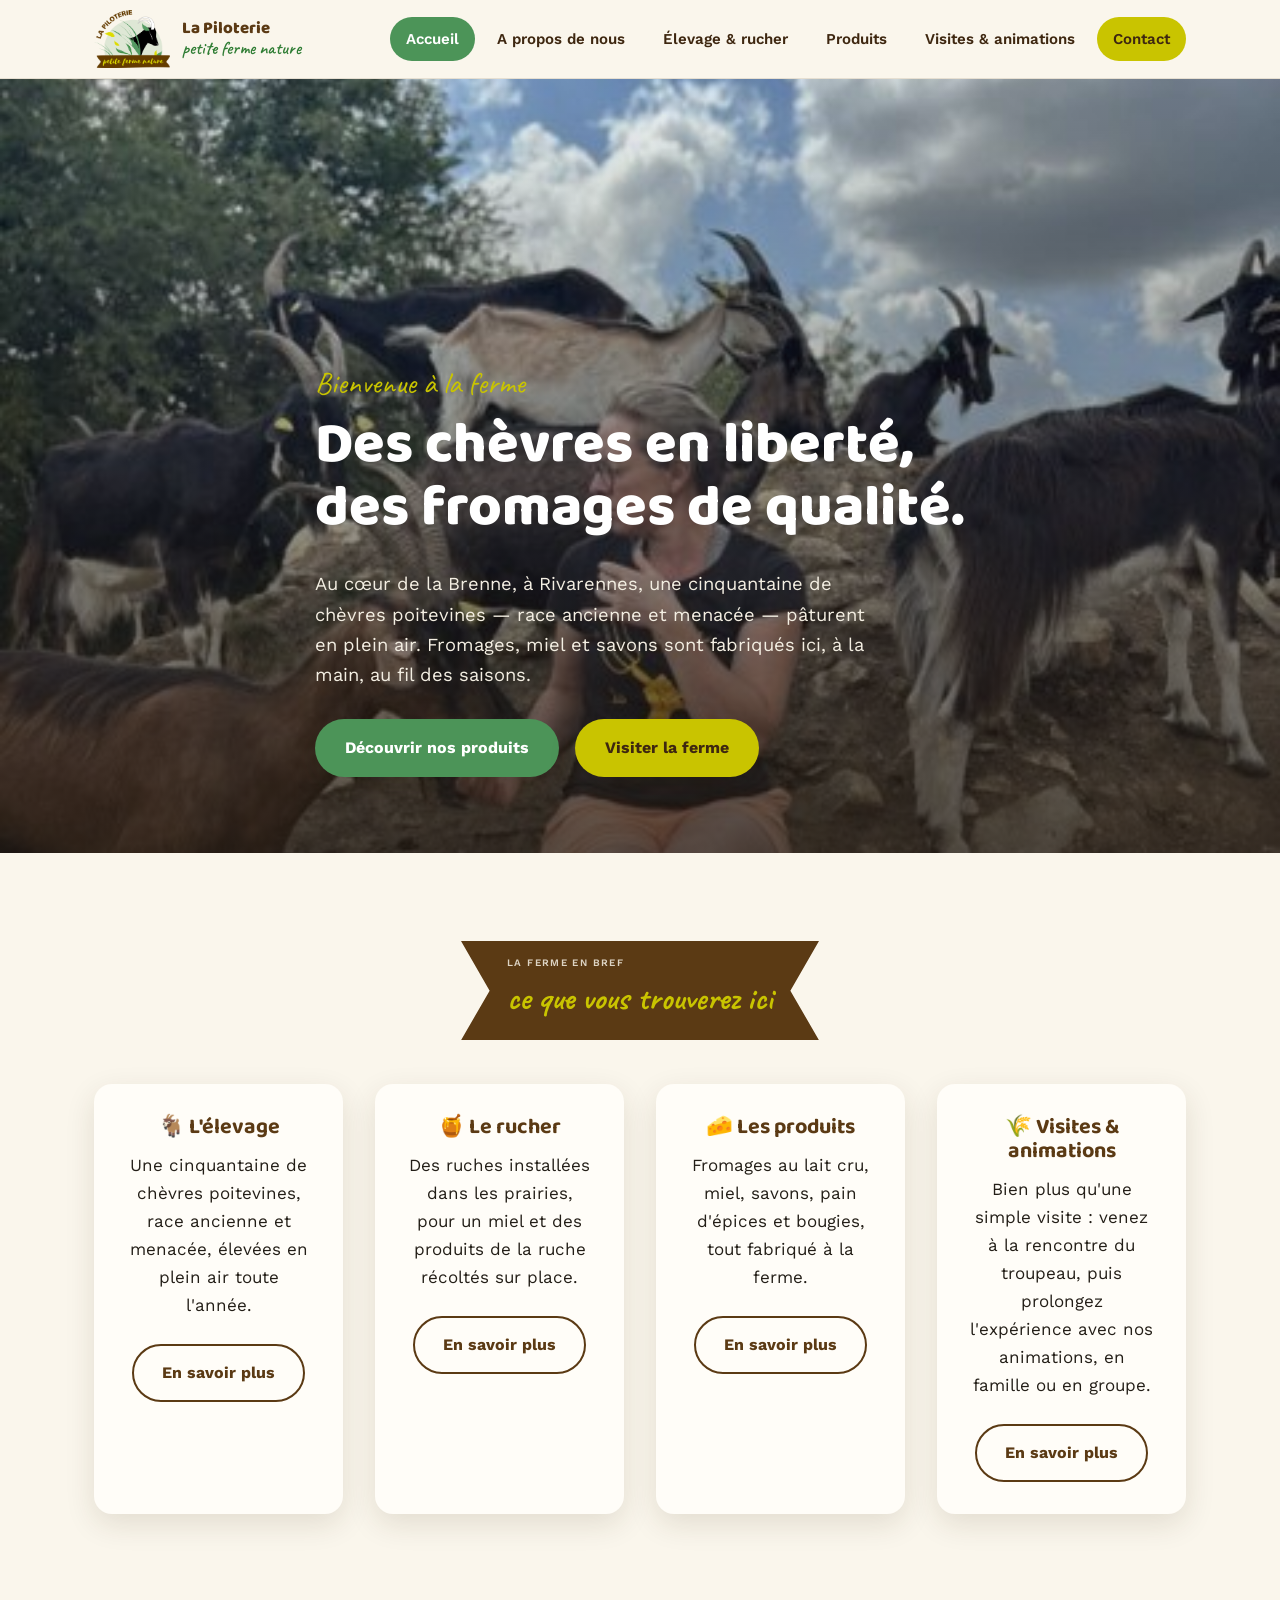
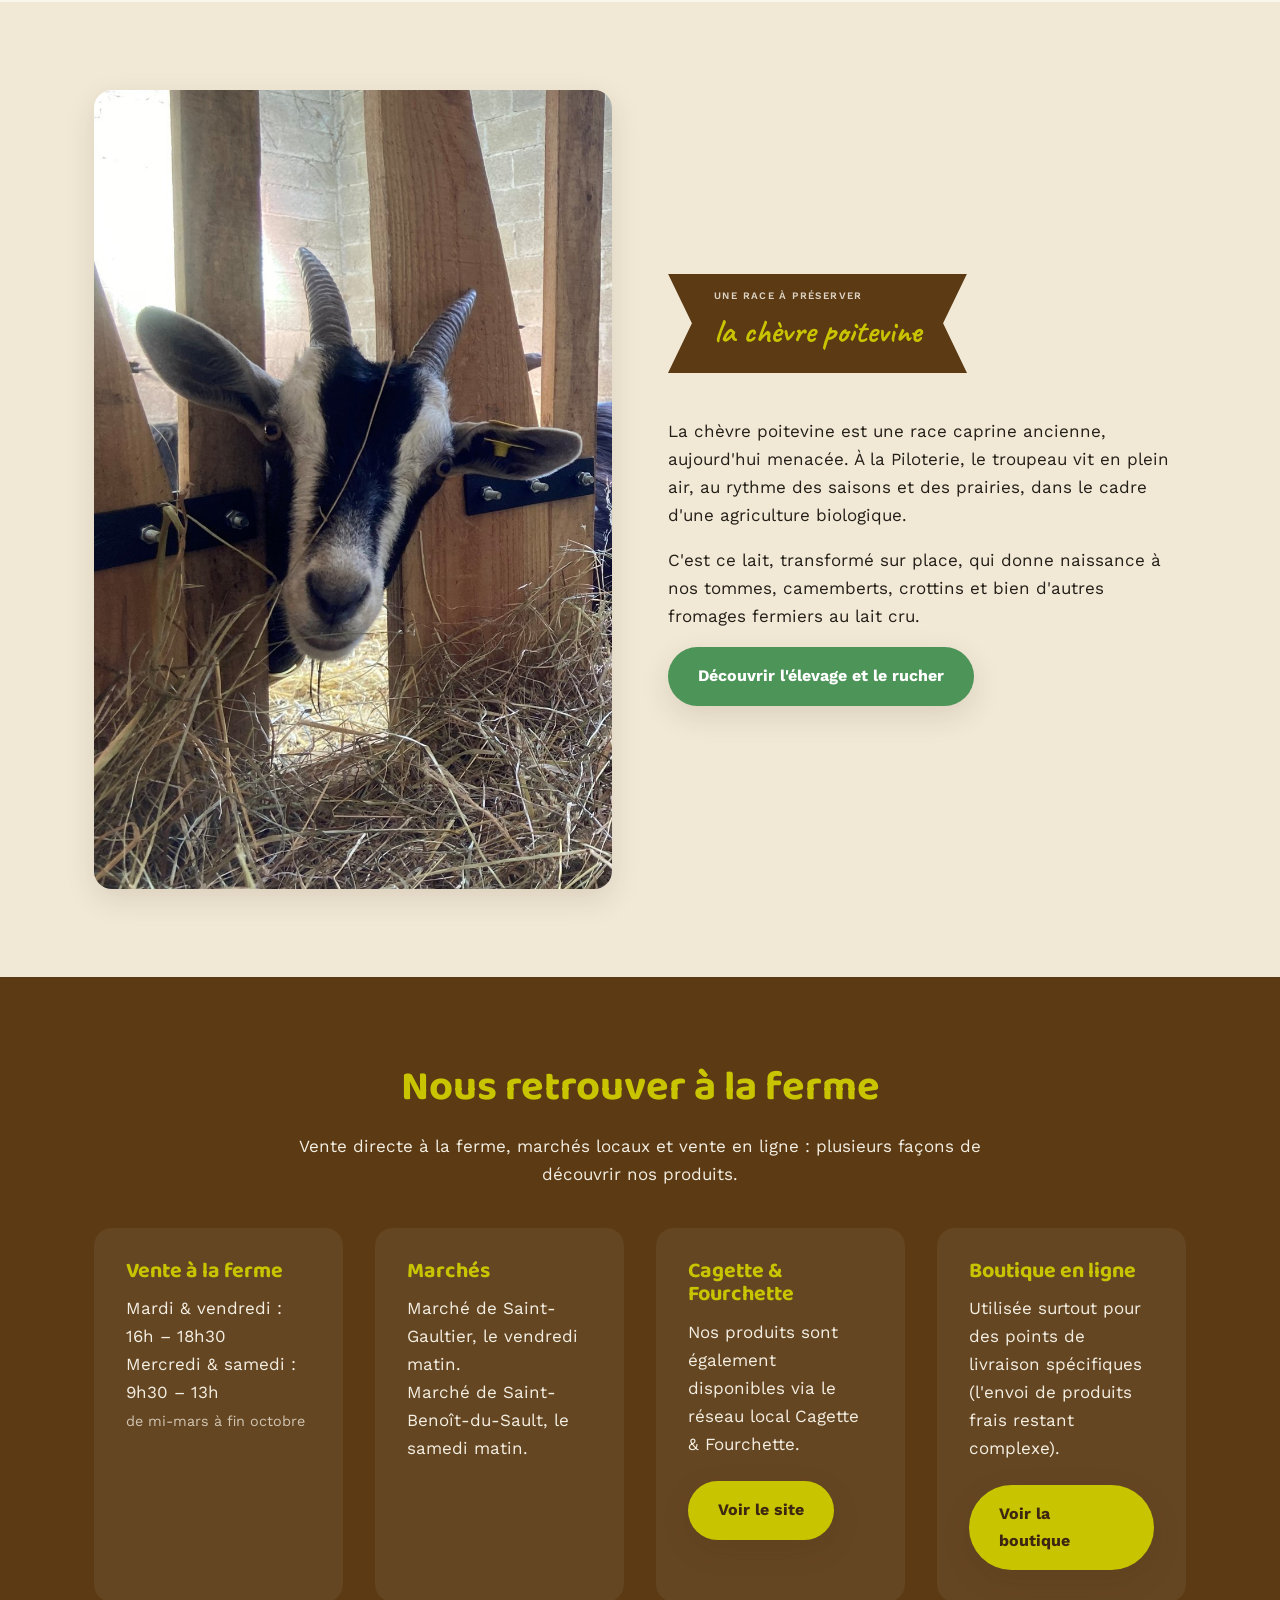
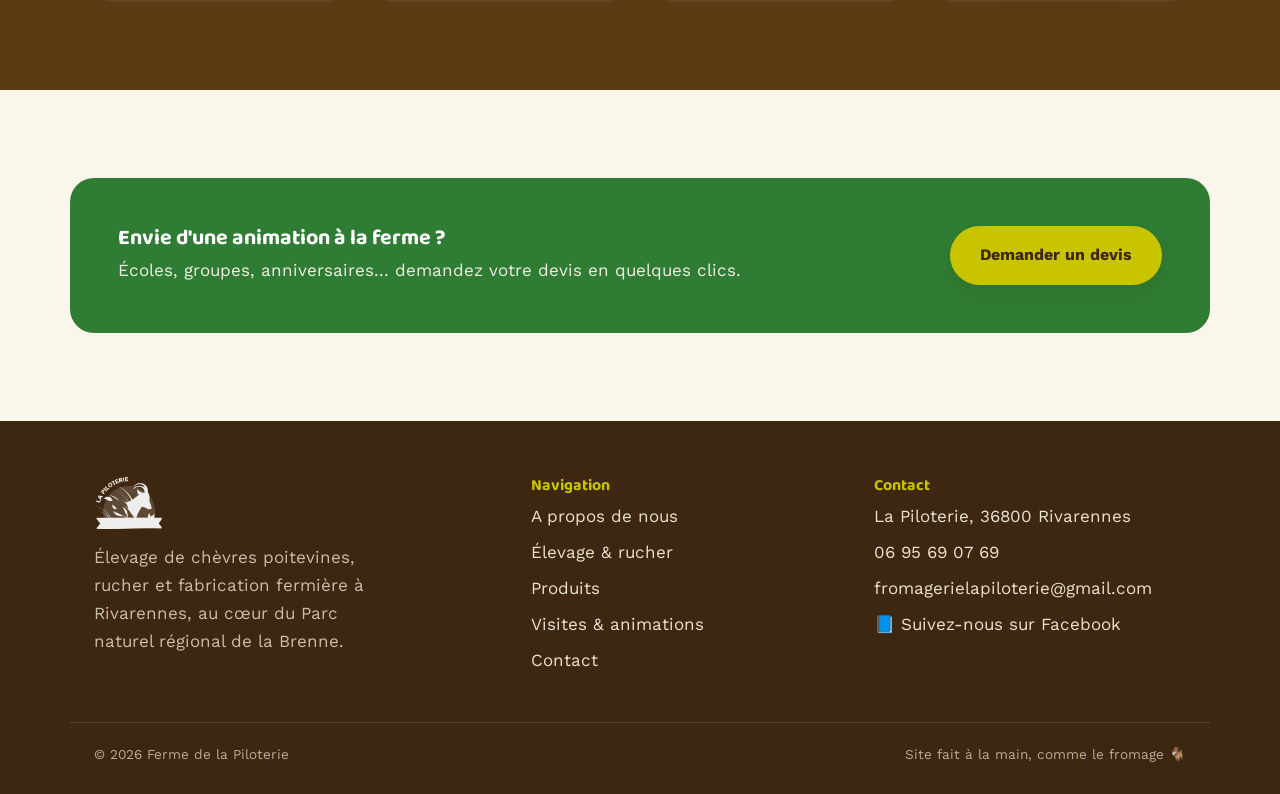
<file: index.html>
<!doctype html>
<html lang="fr">
<head>
<meta charset="UTF-8">
<meta name="viewport" content="width=device-width, initial-scale=1">
<title>Ferme de la Piloterie — Élevage de chèvres, rucher & produits fermiers à Rivarennes</title>
<meta name="description" content="Petite ferme nature à Rivarennes (Indre) : élevage de chèvres poitevines en plein air, rucher, fromages, miel, savons et animations à la ferme.">
<link rel="icon" href="images/logo.png">
<link rel="stylesheet" href="css/style.css">
<link rel="canonical" href="https://lapiloterie-design.github.io/ferme-piloterie/">
<meta property="og:type" content="website">
<meta property="og:site_name" content="Ferme de la Piloterie">
<meta property="og:locale" content="fr_FR">
<meta property="og:title" content="Ferme de la Piloterie — Élevage de chèvres, rucher & produits fermiers à Rivarennes">
<meta property="og:description" content="Petite ferme nature à Rivarennes (Indre) : élevage de chèvres poitevines en plein air, rucher, fromages, miel, savons et animations à la ferme.">
<meta property="og:url" content="https://lapiloterie-design.github.io/ferme-piloterie/">
<meta property="og:image" content="https://lapiloterie-design.github.io/ferme-piloterie/images/troupeau-pre-fleuri.jpg">
<meta name="twitter:card" content="summary_large_image">
<script data-goatcounter="https://fermedelapiloterie.goatcounter.com/count" async src="//gc.zgo.at/count.js"></script>
</head>
<body>

<header class="entete">
  <div class="container">
    <a href="index.html" class="marque">
      <img src="images/logo.png" alt="Logo Ferme de la Piloterie">
      <span class="marque-texte">La Piloterie<span>petite ferme nature</span></span>
    </a>
    <button class="burger" aria-label="Ouvrir le menu" onclick="document.querySelector('.nav-principale').classList.toggle('ouvert')">
      <span></span><span></span><span></span>
    </button>
    <nav class="nav-principale">
      <ul>
        <li><a href="index.html" class="actif">Accueil</a></li>
        <li><a href="a-propos.html">A propos de nous</a></li>
        <li><a href="elevage-rucher.html">Élevage &amp; rucher</a></li>
        <li><a href="produits.html">Produits</a></li>
        <li><a href="visites-animations.html">Visites &amp; animations</a></li>
        <li><a href="contact.html" class="btn-devis-nav">Contact</a></li>
      </ul>
    </nav>
  </div>
</header>

<section class="hero">
  <div class="container hero-contenu">
    <span class="eyebrow-script">Bienvenue à la ferme</span>
    <h1>Des chèvres en liberté,<br>des fromages de qualité.</h1>
    <p class="lead">Au cœur de la Brenne, à Rivarennes, une cinquantaine de chèvres poitevines — race ancienne et menacée — pâturent en plein air. Fromages, miel et savons sont fabriqués ici, à la main, au fil des saisons.</p>
    <div class="actions">
      <a href="produits.html" class="btn btn-principal">Découvrir nos produits</a>
      <a href="visites-animations.html" class="btn btn-jaune">Visiter la ferme</a>
    </div>
  </div>
</section>

<section class="section">
  <div class="container">
    <div class="ruban-wrap">
      <div class="ruban"><span class="eyebrow">La ferme en bref</span>ce que vous trouverez ici</div>
    </div>
    <div class="grille grille-4">
      <div class="carte centre">
        <h3>🐐 L'élevage</h3>
        <p>Une cinquantaine de chèvres poitevines, race ancienne et menacée, élevées en plein air toute l'année.</p>
        <a href="elevage-rucher.html" class="btn btn-secondaire" style="margin-top:8px;">En savoir plus</a>
      </div>
      <div class="carte centre">
        <h3>🍯 Le rucher</h3>
        <p>Des ruches installées dans les prairies, pour un miel et des produits de la ruche récoltés sur place.</p>
        <a href="elevage-rucher.html" class="btn btn-secondaire" style="margin-top:8px;">En savoir plus</a>
      </div>
      <div class="carte centre">
        <h3>🧀 Les produits</h3>
        <p>Fromages au lait cru, miel, savons, pain d'épices et bougies, tout fabriqué à la ferme.</p>
        <a href="produits.html" class="btn btn-secondaire" style="margin-top:8px;">En savoir plus</a>
      </div>
      <div class="carte centre">
        <h3>🌾 Visites &amp; animations</h3>
        <p>Bien plus qu'une simple visite : venez à la rencontre du troupeau, puis prolongez l'expérience avec nos animations, en famille ou en groupe.</p>
        <a href="visites-animations.html" class="btn btn-secondaire" style="margin-top:8px;">En savoir plus</a>
      </div>
    </div>
  </div>
</section>

<section class="section section--carte">
  <div class="container duo">
    <img src="images/chevre-portrait.jpg" alt="Portrait d'une chèvre poitevine de la ferme de la Piloterie">
    <div>
      <div class="ruban-wrap gauche">
        <div class="ruban"><span class="eyebrow">Une race à préserver</span>la chèvre poitevine</div>
      </div>
      <p>La chèvre poitevine est une race caprine ancienne, aujourd'hui menacée. À la Piloterie, le troupeau vit en plein air, au rythme des saisons et des prairies, dans le cadre d'une agriculture biologique.</p>
      <p>C'est ce lait, transformé sur place, qui donne naissance à nos tommes, camemberts, crottins et bien d'autres fromages fermiers au lait cru.</p>
      <a href="elevage-rucher.html" class="btn btn-principal">Découvrir l'élevage et le rucher</a>
    </div>
  </div>
</section>

<section class="section section--brun">
  <div class="container">
    <div class="centre max-720" style="margin:0 auto 40px;">
      <h2>Nous retrouver à la ferme</h2>
      <p style="color:#F4EFE3;">Vente directe à la ferme, marchés locaux et vente en ligne : plusieurs façons de découvrir nos produits.</p>
    </div>
    <div class="grille grille-4">
      <div class="carte" style="background:rgba(255,255,255,.06); box-shadow:none; color:#F4EFE3;">
        <h3 style="color:var(--jaune-moutarde);">Vente à la ferme</h3>
        <p style="color:#F4EFE3;">Mardi &amp; vendredi : 16h – 18h30<br>Mercredi &amp; samedi : 9h30 – 13h<br><span style="opacity:.75; font-size:.9rem;">de mi-mars à fin octobre</span></p>
      </div>
      <div class="carte" style="background:rgba(255,255,255,.06); box-shadow:none; color:#F4EFE3;">
        <h3 style="color:var(--jaune-moutarde);">Marchés</h3>
        <p style="color:#F4EFE3;">Marché de Saint-Gaultier, le vendredi matin.<br>Marché de Saint-Benoît-du-Sault, le samedi matin.</p>
      </div>
      <div class="carte" style="background:rgba(255,255,255,.06); box-shadow:none; color:#F4EFE3;">
        <h3 style="color:var(--jaune-moutarde);">Cagette &amp; Fourchette</h3>
        <p style="color:#F4EFE3;">Nos produits sont également disponibles via le réseau local Cagette &amp; Fourchette.</p>
        <a href="https://boutique.cagette-et-fourchette.fr/" target="_blank" rel="noopener" class="btn btn-jaune" style="margin-top:6px;">Voir le site</a>
      </div>
      <div class="carte" style="background:rgba(255,255,255,.06); box-shadow:none; color:#F4EFE3;">
        <h3 style="color:var(--jaune-moutarde);">Boutique en ligne</h3>
        <p style="color:#F4EFE3;">Utilisée surtout pour des points de livraison spécifiques (l'envoi de produits frais restant complexe).</p>
        <a href="https://ferme-de-la-piloterie.sumupstore.com/" target="_blank" rel="noopener" class="btn btn-jaune" style="margin-top:6px;">Voir la boutique</a>
      </div>
    </div>
  </div>
</section>

<section class="section">
  <div class="container cta-bandeau">
    <div>
      <h3>Envie d'une animation à la ferme ?</h3>
      <p style="margin:0; color:#F4EFE3;">Écoles, groupes, anniversaires... demandez votre devis en quelques clics.</p>
    </div>
    <a href="contact.html#devis" class="btn btn-jaune">Demander un devis</a>
  </div>
</section>

<footer class="pied">
  <div class="container grille">
    <div>
      <div class="marque-pied">
        <img src="images/logo.png" alt="Logo Ferme de la Piloterie">
      </div>
      <p style="max-width:280px; color:#C9BFA8;">Élevage de chèvres poitevines, rucher et fabrication fermière à Rivarennes, au cœur du Parc naturel régional de la Brenne.</p>
    </div>
    <div>
      <h4>Navigation</h4>
      <ul>
        <li><a href="a-propos.html">A propos de nous</a></li>
        <li><a href="elevage-rucher.html">Élevage &amp; rucher</a></li>
        <li><a href="produits.html">Produits</a></li>
        <li><a href="visites-animations.html">Visites &amp; animations</a></li>
        <li><a href="contact.html">Contact</a></li>
      </ul>
    </div>
    <div>
      <h4>Contact</h4>
      <ul>
        <li>La Piloterie, 36800 Rivarennes</li>
        <li>06 95 69 07 69</li>
        <li>fromagerielapiloterie@gmail.com</li>
        <li><a href="https://www.facebook.com/profile.php?id=100076401940067" target="_blank" rel="noopener">📘 Suivez-nous sur Facebook</a></li>
      </ul>
    </div>
  </div>
  <div class="container bas-de-page">
    <span>© 2026 Ferme de la Piloterie</span>
    <span>Site fait à la main, comme le fromage 🐐</span>
  </div>
</footer>

</body>
</html>
</file>
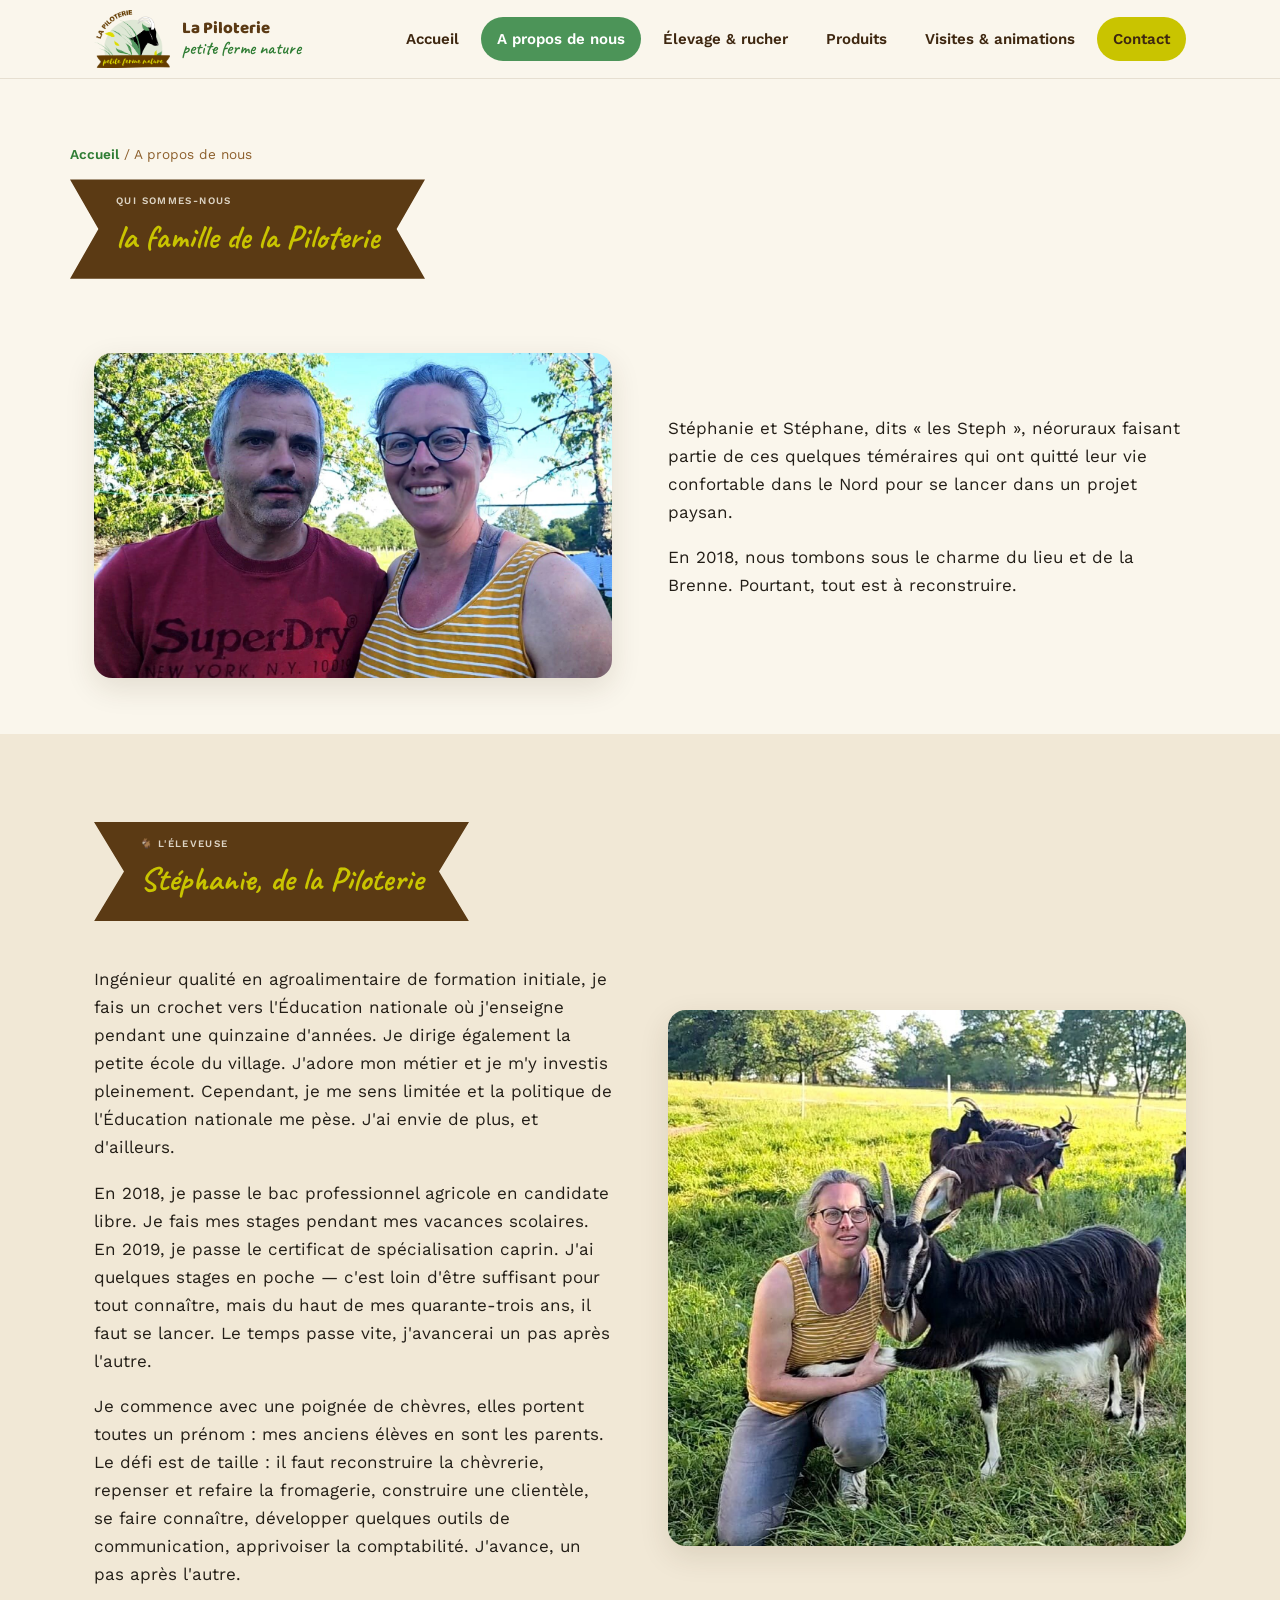
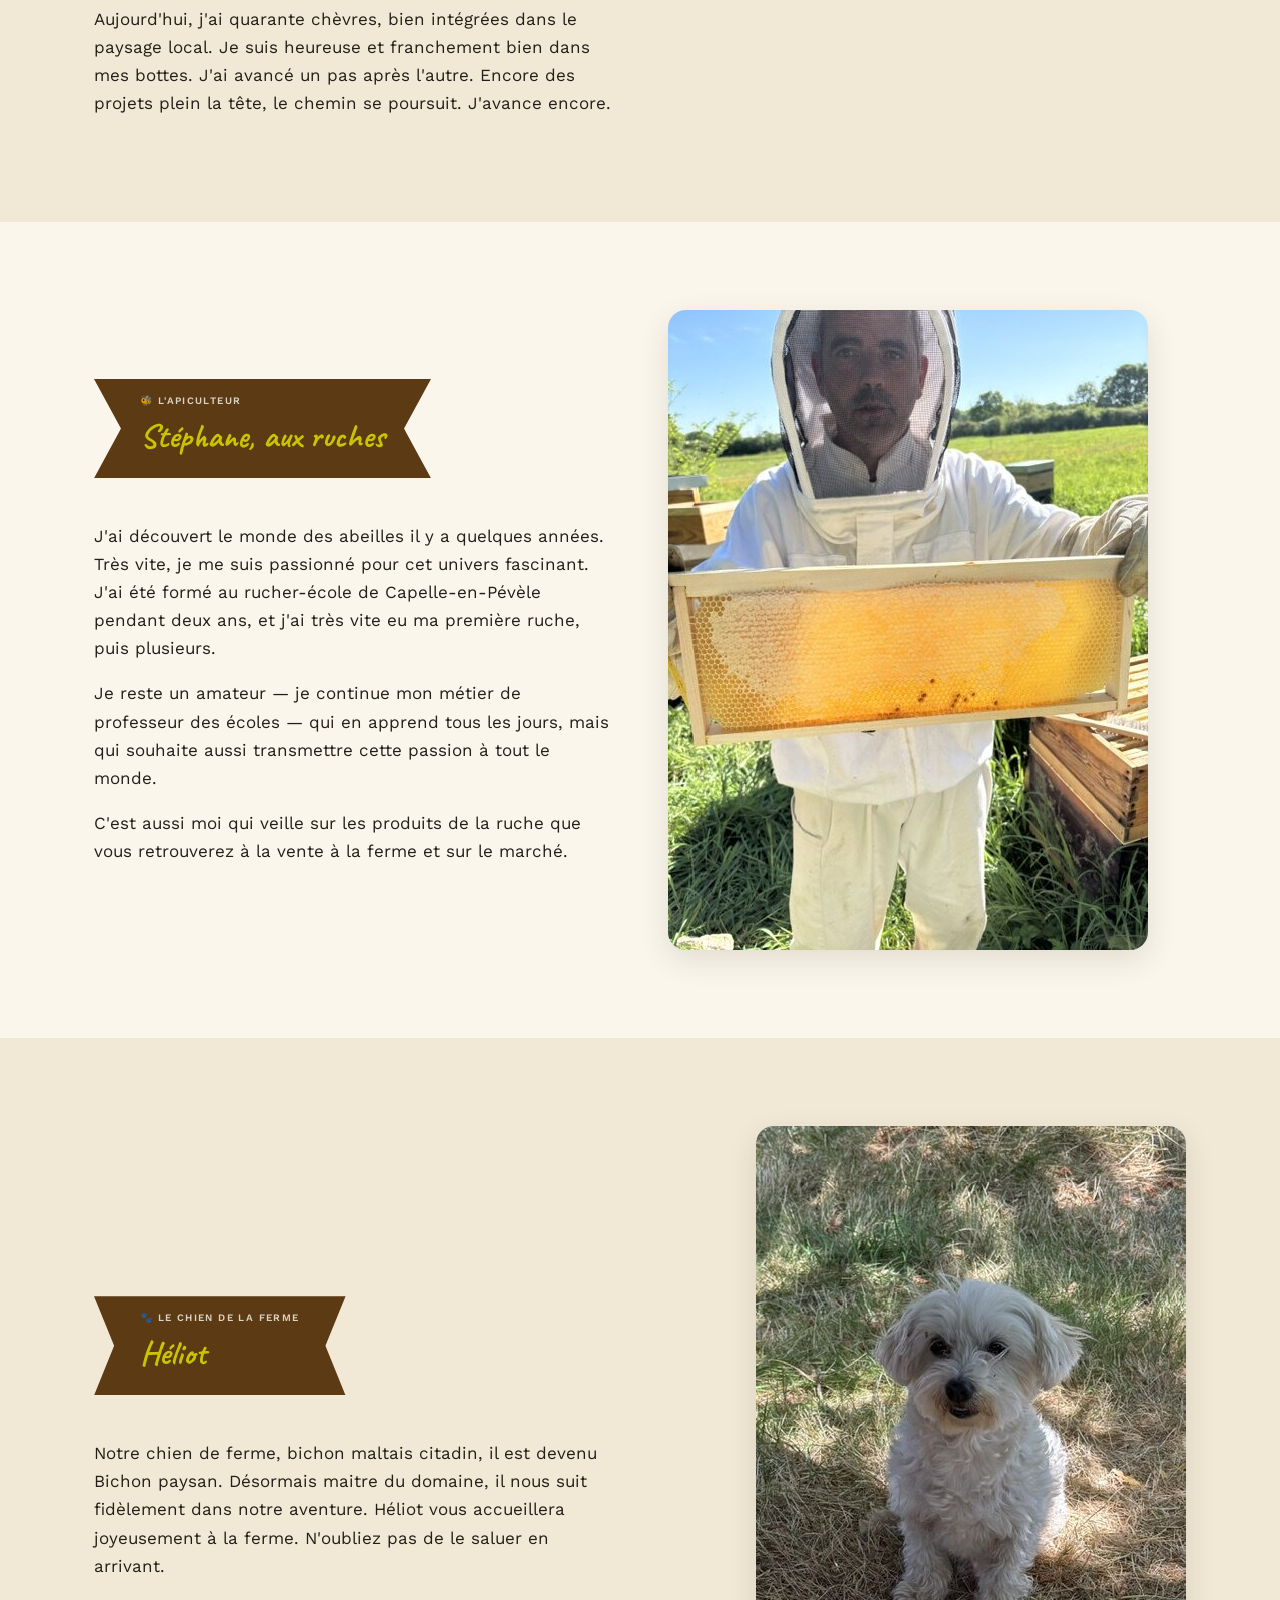
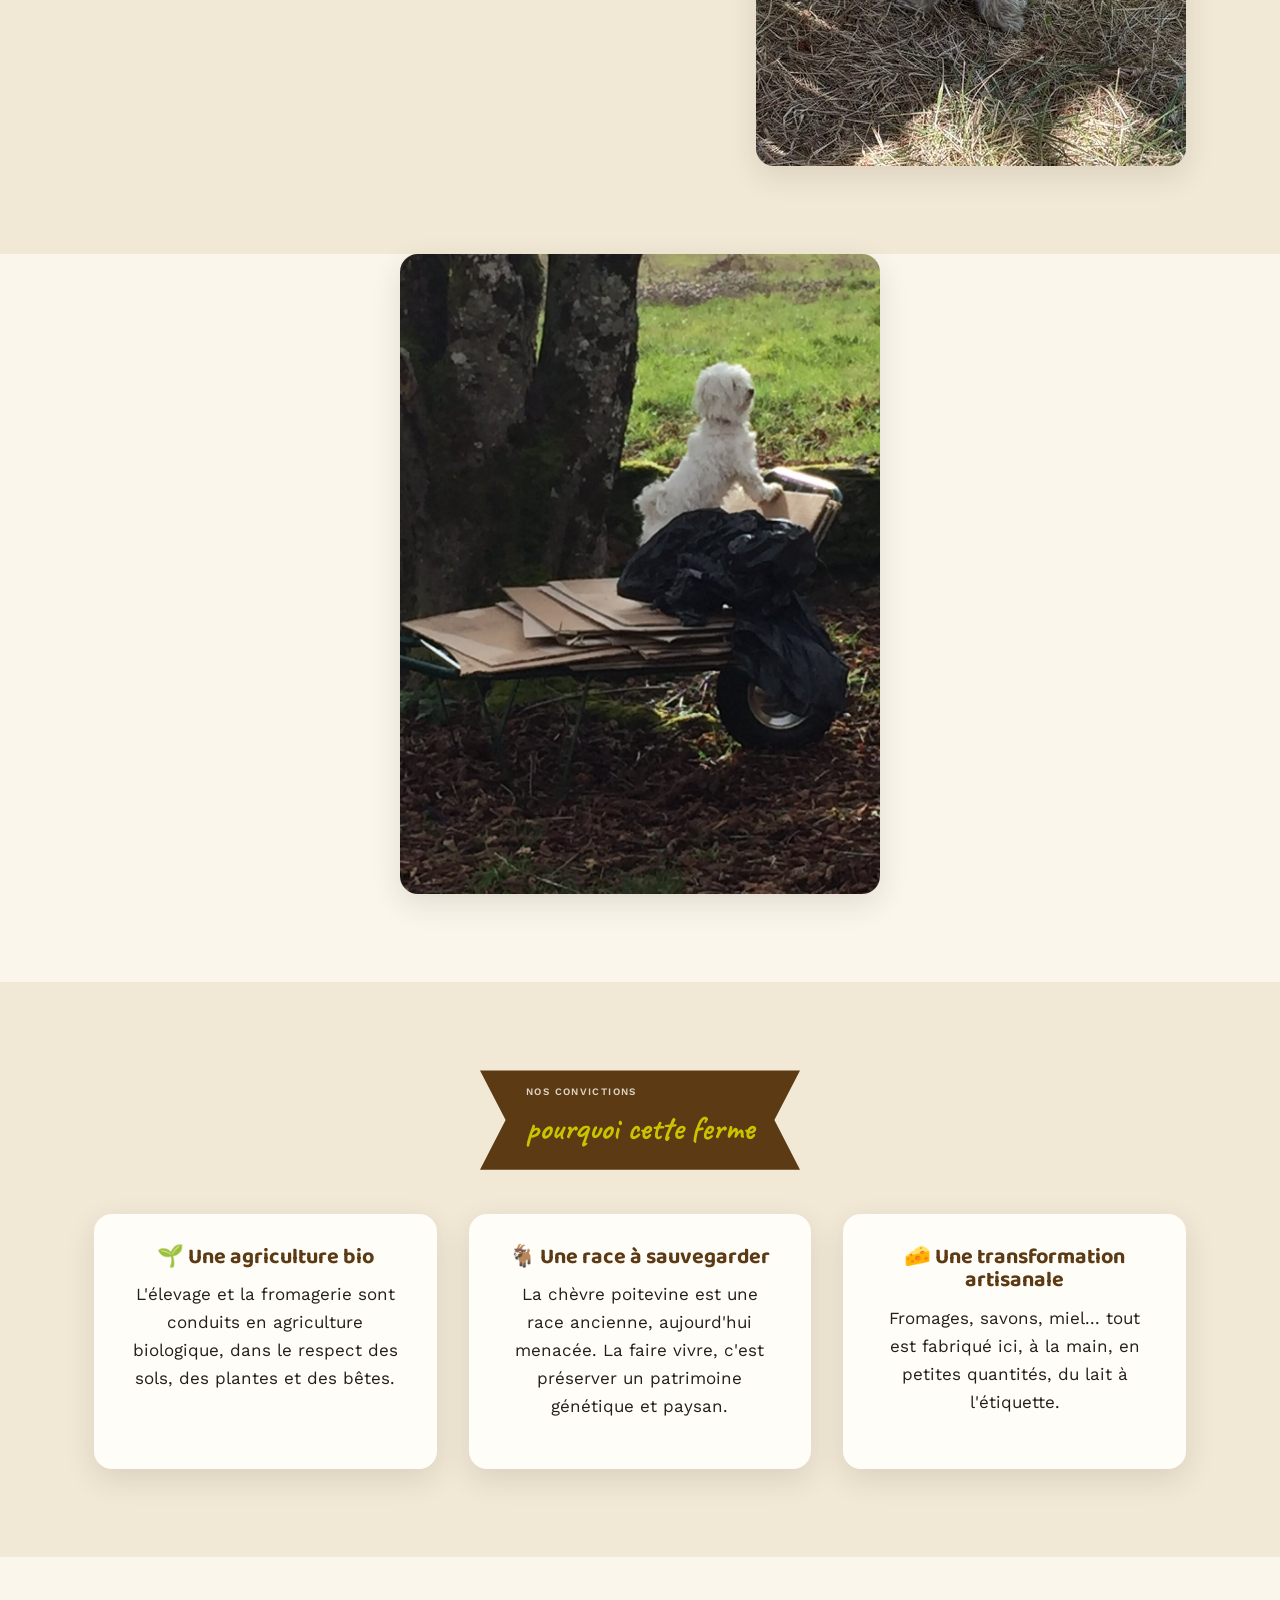
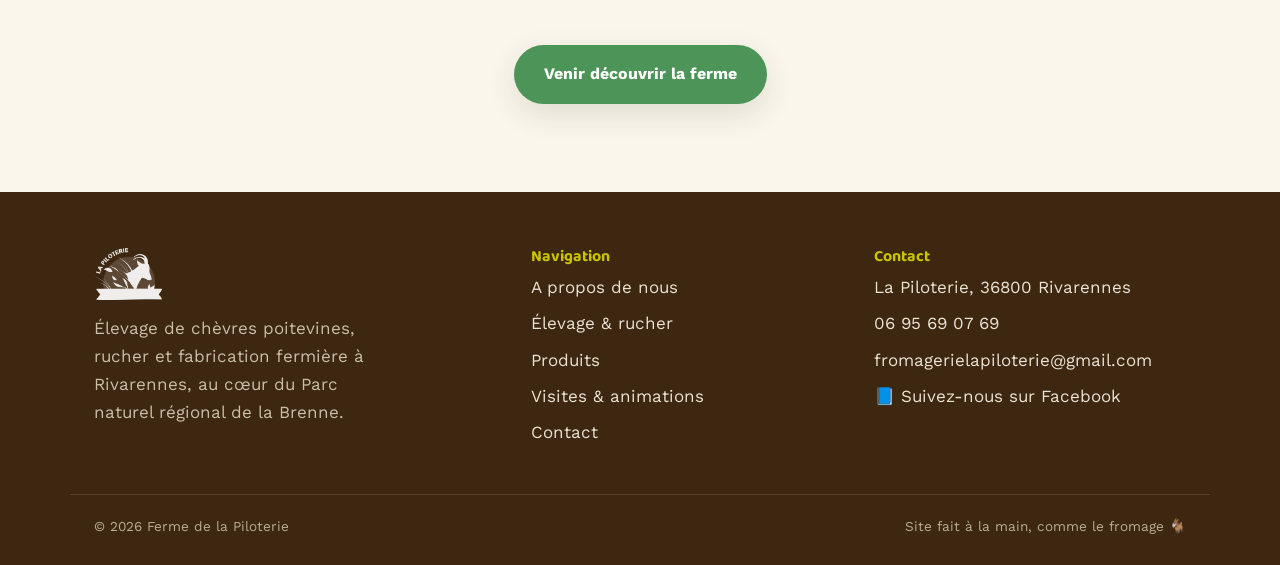
<file: a-propos.html>
<!doctype html>
<html lang="fr">
<head>
<meta charset="UTF-8">
<meta name="viewport" content="width=device-width, initial-scale=1">
<title>A propos de nous — Ferme de la Piloterie</title>
<meta name="description" content="Stéphanie, Stéphane et Héliot vous présentent la ferme de la Piloterie à Rivarennes : élevage de chèvres poitevines et rucher familial.">
<link rel="icon" href="images/logo.png">
<link rel="stylesheet" href="css/style.css">
<link rel="canonical" href="https://lapiloterie-design.github.io/ferme-piloterie/a-propos.html">
<meta property="og:type" content="website">
<meta property="og:site_name" content="Ferme de la Piloterie">
<meta property="og:locale" content="fr_FR">
<meta property="og:title" content="A propos de nous — Ferme de la Piloterie">
<meta property="og:description" content="Stéphanie, Stéphane et Héliot vous présentent la ferme de la Piloterie à Rivarennes : élevage de chèvres poitevines et rucher familial.">
<meta property="og:url" content="https://lapiloterie-design.github.io/ferme-piloterie/a-propos.html">
<meta property="og:image" content="https://lapiloterie-design.github.io/ferme-piloterie/images/stephane-et-stephanie.jpg">
<meta name="twitter:card" content="summary_large_image">
<script data-goatcounter="https://fermedelapiloterie.goatcounter.com/count" async src="//gc.zgo.at/count.js"></script>
</head>
<body>

<header class="entete">
  <div class="container">
    <a href="index.html" class="marque">
      <img src="images/logo.png" alt="Logo Ferme de la Piloterie">
      <span class="marque-texte">La Piloterie<span>petite ferme nature</span></span>
    </a>
    <button class="burger" aria-label="Ouvrir le menu" onclick="document.querySelector('.nav-principale').classList.toggle('ouvert')">
      <span></span><span></span><span></span>
    </button>
    <nav class="nav-principale">
      <ul>
        <li><a href="index.html">Accueil</a></li>
        <li><a href="a-propos.html" class="actif">A propos de nous</a></li>
        <li><a href="elevage-rucher.html">Élevage &amp; rucher</a></li>
        <li><a href="produits.html">Produits</a></li>
        <li><a href="visites-animations.html">Visites &amp; animations</a></li>
        <li><a href="contact.html" class="btn-devis-nav">Contact</a></li>
      </ul>
    </nav>
  </div>
</header>

<div class="container entete-page">
  <p class="fil-ariane"><a href="index.html">Accueil</a> / A propos de nous</p>
  <div class="ruban-wrap gauche"><div class="ruban"><span class="eyebrow">Qui sommes-nous</span>la famille de la Piloterie</div></div>
</div>

<section class="section section--tight" style="padding-top:0;">
  <div class="container duo">
    <img src="images/stephane-et-stephanie.jpg" alt="Stéphane et Stéphanie, de la ferme de la Piloterie">
    <div>
      <p>Stéphanie et Stéphane, dits « les Steph », néoruraux faisant partie de ces quelques téméraires qui ont quitté leur vie confortable dans le Nord pour se lancer dans un projet paysan.</p>
      <p>En 2018, nous tombons sous le charme du lieu et de la Brenne. Pourtant, tout est à reconstruire.</p>
    </div>
  </div>
</section>

<section class="section section--carte">
  <div class="container duo inverse">
    <img src="images/stephanie-et-chevre.jpg" alt="Stéphanie avec une chèvre poitevine de la ferme">
    <div>
      <div class="ruban-wrap gauche">
        <div class="ruban"><span class="eyebrow">🐐 L'éleveuse</span>Stéphanie, de la Piloterie</div>
      </div>
      <p>Ingénieur qualité en agroalimentaire de formation initiale, je fais un crochet vers l'Éducation nationale où j'enseigne pendant une quinzaine d'années. Je dirige également la petite école du village. J'adore mon métier et je m'y investis pleinement. Cependant, je me sens limitée et la politique de l'Éducation nationale me pèse. J'ai envie de plus, et d'ailleurs.</p>
      <p>En 2018, je passe le bac professionnel agricole en candidate libre. Je fais mes stages pendant mes vacances scolaires. En 2019, je passe le certificat de spécialisation caprin. J'ai quelques stages en poche — c'est loin d'être suffisant pour tout connaître, mais du haut de mes quarante-trois ans, il faut se lancer. Le temps passe vite, j'avancerai un pas après l'autre.</p>
      <p>Je commence avec une poignée de chèvres, elles portent toutes un prénom : mes anciens élèves en sont les parents. Le défi est de taille : il faut reconstruire la chèvrerie, repenser et refaire la fromagerie, construire une clientèle, se faire connaître, développer quelques outils de communication, apprivoiser la comptabilité. J'avance, un pas après l'autre.</p>
      <p>Aujourd'hui, j'ai quarante chèvres, bien intégrées dans le paysage local. Je suis heureuse et franchement bien dans mes bottes. J'ai avancé un pas après l'autre. Encore des projets plein la tête, le chemin se poursuit. J'avance encore.</p>
    </div>
  </div>
</section>

<section class="section">
  <div class="container duo">
    <div>
      <div class="ruban-wrap gauche">
        <div class="ruban"><span class="eyebrow">🐝 L'apiculteur</span>Stéphane, aux ruches</div>
      </div>
      <p>J'ai découvert le monde des abeilles il y a quelques années. Très vite, je me suis passionné pour cet univers fascinant. J'ai été formé au rucher-école de Capelle-en-Pévèle pendant deux ans, et j'ai très vite eu ma première ruche, puis plusieurs.</p>
      <p>Je reste un amateur — je continue mon métier de professeur des écoles — qui en apprend tous les jours, mais qui souhaite aussi transmettre cette passion à tout le monde.</p>
      <p>C'est aussi moi qui veille sur les produits de la ruche que vous retrouverez à la vente à la ferme et sur le marché.</p>
    </div>
    <img src="images/stephane-cadre-miel.jpg" alt="Stéphane, apiculteur, tenant un cadre de ruche">
  </div>
</section>

<section class="section section--carte">
  <div class="container duo inverse">
    <img src="images/heliot-portrait.jpg" alt="Héliot, le chien de la ferme de la Piloterie">
    <div>
      <div class="ruban-wrap gauche">
        <div class="ruban"><span class="eyebrow">🐾 Le chien de la ferme</span>Héliot</div>
      </div>
      <p>Notre chien de ferme, bichon maltais citadin, il est devenu Bichon paysan. Désormais maitre du domaine, il nous suit fidèlement dans notre aventure. Héliot vous accueillera joyeusement à la ferme. N'oubliez pas de le saluer en arrivant.</p>
    </div>
  </div>
</section>

<section class="section" style="padding-top:0;">
  <div class="container centre">
    <img src="images/heliot-brouette.jpg" alt="Héliot supervisant les travaux de la ferme" style="max-width:480px; margin:0 auto; border-radius:var(--rayon); box-shadow:var(--ombre);">
  </div>
</section>

<section class="section section--carte">
  <div class="container">
    <div class="ruban-wrap"><div class="ruban"><span class="eyebrow">Nos convictions</span>pourquoi cette ferme</div></div>
    <div class="grille grille-3">
      <div class="carte centre">
        <h3>🌱 Une agriculture bio</h3>
        <p>L'élevage et la fromagerie sont conduits en agriculture biologique, dans le respect des sols, des plantes et des bêtes.</p>
      </div>
      <div class="carte centre">
        <h3>🐐 Une race à sauvegarder</h3>
        <p>La chèvre poitevine est une race ancienne, aujourd'hui menacée. La faire vivre, c'est préserver un patrimoine génétique et paysan.</p>
      </div>
      <div class="carte centre">
        <h3>🧀 Une transformation artisanale</h3>
        <p>Fromages, savons, miel... tout est fabriqué ici, à la main, en petites quantités, du lait à l'étiquette.</p>
      </div>
    </div>
  </div>
</section>

<section class="section">
  <div class="container centre max-720">
    <a href="visites-animations.html" class="btn btn-principal">Venir découvrir la ferme</a>
  </div>
</section>

<footer class="pied">
  <div class="container grille">
    <div>
      <div class="marque-pied"><img src="images/logo.png" alt="Logo Ferme de la Piloterie"></div>
      <p style="max-width:280px; color:#C9BFA8;">Élevage de chèvres poitevines, rucher et fabrication fermière à Rivarennes, au cœur du Parc naturel régional de la Brenne.</p>
    </div>
    <div>
      <h4>Navigation</h4>
      <ul>
        <li><a href="a-propos.html">A propos de nous</a></li>
        <li><a href="elevage-rucher.html">Élevage &amp; rucher</a></li>
        <li><a href="produits.html">Produits</a></li>
        <li><a href="visites-animations.html">Visites &amp; animations</a></li>
        <li><a href="contact.html">Contact</a></li>
      </ul>
    </div>
    <div>
      <h4>Contact</h4>
      <ul>
        <li>La Piloterie, 36800 Rivarennes</li>
        <li>06 95 69 07 69</li>
        <li>fromagerielapiloterie@gmail.com</li>
        <li><a href="https://www.facebook.com/profile.php?id=100076401940067" target="_blank" rel="noopener">📘 Suivez-nous sur Facebook</a></li>
      </ul>
    </div>
  </div>
  <div class="container bas-de-page">
    <span>© 2026 Ferme de la Piloterie</span>
    <span>Site fait à la main, comme le fromage 🐐</span>
  </div>
</footer>

</body>
</html>
</file>
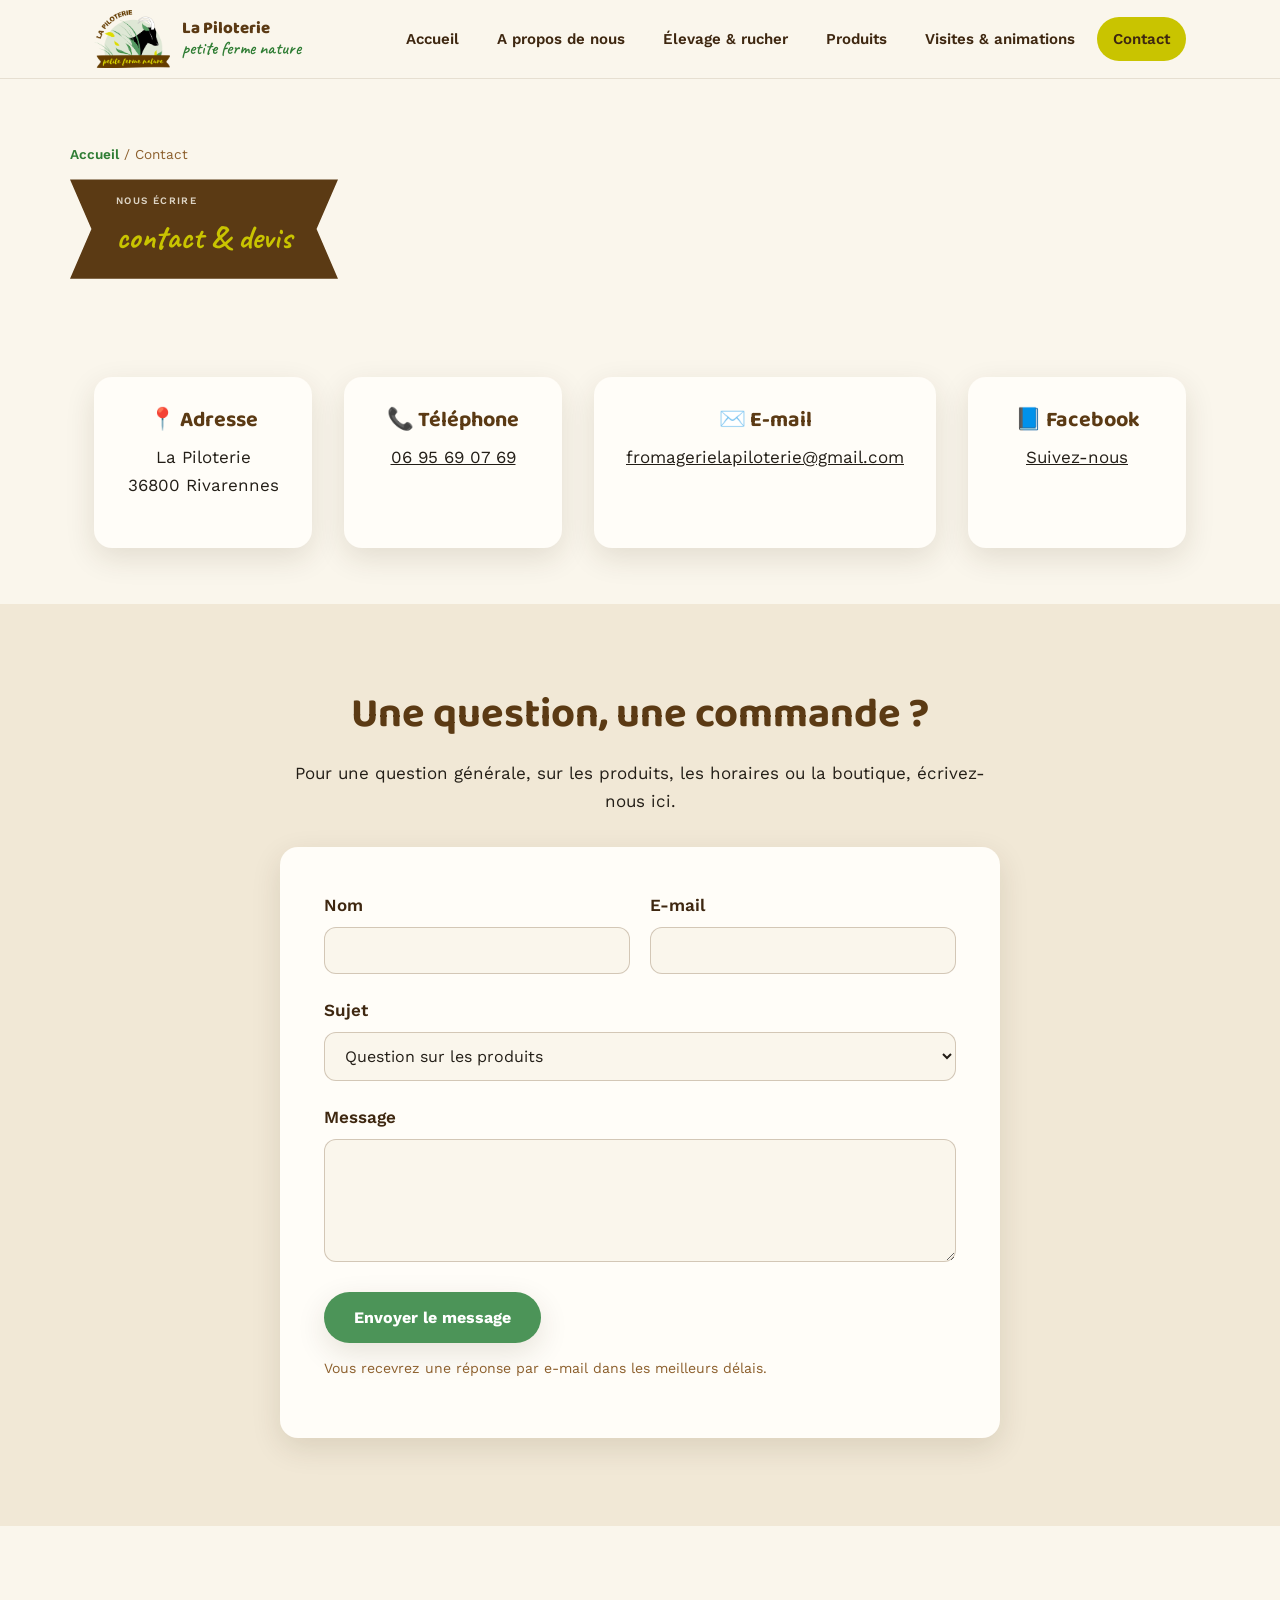
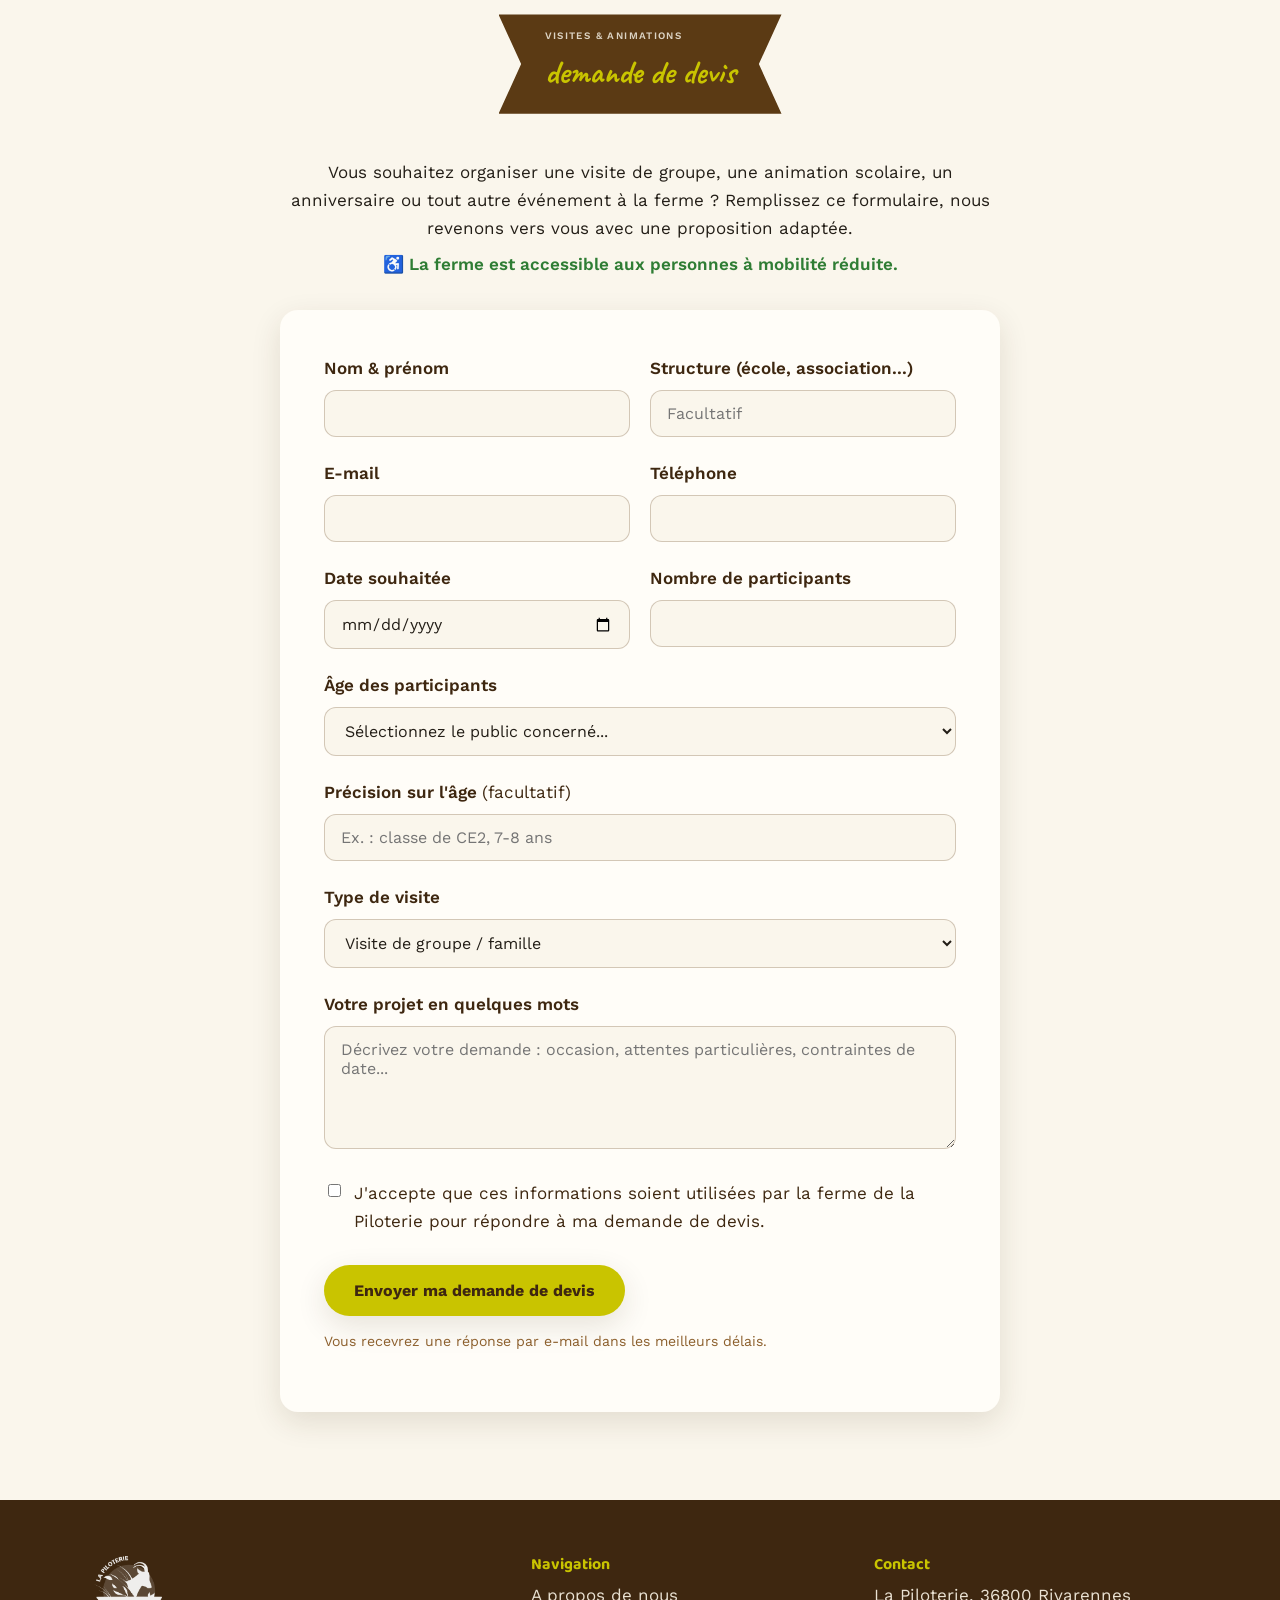
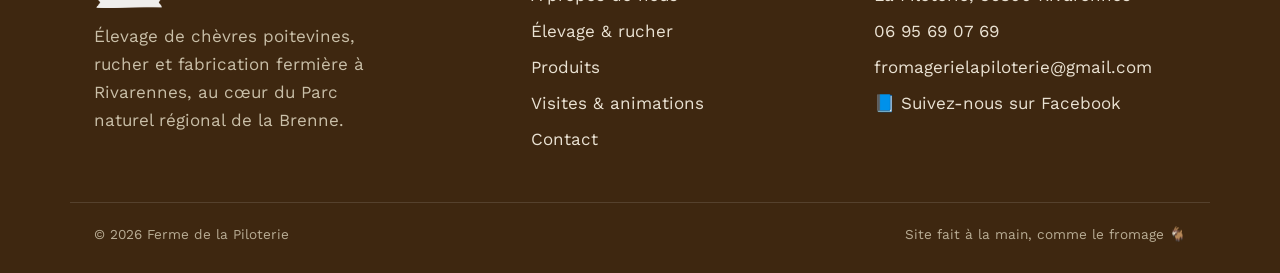
<file: contact.html>
<!doctype html>
<html lang="fr">
<head>
<meta charset="UTF-8">
<meta name="viewport" content="width=device-width, initial-scale=1">
<title>Contact & devis — Ferme de la Piloterie</title>
<meta name="description" content="Contactez la ferme de la Piloterie à Rivarennes ou demandez un devis pour une visite ou une animation.">
<link rel="icon" href="images/logo.png">
<link rel="stylesheet" href="css/style.css">
<link rel="canonical" href="https://lapiloterie-design.github.io/ferme-piloterie/contact.html">
<meta property="og:type" content="website">
<meta property="og:site_name" content="Ferme de la Piloterie">
<meta property="og:locale" content="fr_FR">
<meta property="og:title" content="Contact & devis — Ferme de la Piloterie">
<meta property="og:description" content="Contactez la ferme de la Piloterie à Rivarennes ou demandez un devis pour une visite ou une animation.">
<meta property="og:url" content="https://lapiloterie-design.github.io/ferme-piloterie/contact.html">
<meta property="og:image" content="https://lapiloterie-design.github.io/ferme-piloterie/images/troupeau-ciel.jpg">
<meta name="twitter:card" content="summary_large_image">
<script data-goatcounter="https://fermedelapiloterie.goatcounter.com/count" async src="//gc.zgo.at/count.js"></script>
</head>
<body>

<header class="entete">
  <div class="container">
    <a href="index.html" class="marque">
      <img src="images/logo.png" alt="Logo Ferme de la Piloterie">
      <span class="marque-texte">La Piloterie<span>petite ferme nature</span></span>
    </a>
    <button class="burger" aria-label="Ouvrir le menu" onclick="document.querySelector('.nav-principale').classList.toggle('ouvert')">
      <span></span><span></span><span></span>
    </button>
    <nav class="nav-principale">
      <ul>
        <li><a href="index.html">Accueil</a></li>
        <li><a href="a-propos.html">A propos de nous</a></li>
        <li><a href="elevage-rucher.html">Élevage &amp; rucher</a></li>
        <li><a href="produits.html">Produits</a></li>
        <li><a href="visites-animations.html">Visites &amp; animations</a></li>
        <li><a href="contact.html" class="actif btn-devis-nav">Contact</a></li>
      </ul>
    </nav>
  </div>
</header>

<div class="container entete-page">
  <p class="fil-ariane"><a href="index.html">Accueil</a> / Contact</p>
  <div class="ruban-wrap gauche"><div class="ruban"><span class="eyebrow">Nous écrire</span>contact &amp; devis</div></div>
</div>

<section class="section section--tight" style="padding-top:24px;">
  <div class="container grille grille-4">
    <div class="carte centre">
      <h3>📍 Adresse</h3>
      <p>La Piloterie<br>36800 Rivarennes</p>
    </div>
    <div class="carte centre">
      <h3>📞 Téléphone</h3>
      <p><a href="tel:+33695690769">06 95 69 07 69</a></p>
    </div>
    <div class="carte centre">
      <h3>✉️ E-mail</h3>
      <p><a href="mailto:fromagerielapiloterie@gmail.com">fromagerielapiloterie@gmail.com</a></p>
    </div>
    <div class="carte centre">
      <h3>📘 Facebook</h3>
      <p><a href="https://www.facebook.com/profile.php?id=100076401940067" target="_blank" rel="noopener">Suivez-nous</a></p>
    </div>
  </div>
</section>

<section class="section section--carte">
  <div class="container">
    <h2 class="centre">Une question, une commande ?</h2>
    <p class="centre max-720" style="margin:0 auto 32px;">Pour une question générale, sur les produits, les horaires ou la boutique, écrivez-nous ici.</p>
    <form class="formulaire max-720" id="form-contact" action="https://formspree.io/f/maeynvbk" method="POST">
      <div class="champ-double">
        <div class="champ">
          <label for="c-nom">Nom</label>
          <input type="text" id="c-nom" name="nom" required>
        </div>
        <div class="champ">
          <label for="c-email">E-mail</label>
          <input type="email" id="c-email" name="_replyto" required>
        </div>
      </div>
      <div class="champ">
        <label for="c-sujet">Sujet</label>
        <select id="c-sujet" name="sujet">
          <option>Question sur les produits</option>
          <option>Horaires / vente à la ferme</option>
          <option>Boutique en ligne</option>
          <option>Autre</option>
        </select>
      </div>
      <div class="champ">
        <label for="c-message">Message</label>
        <textarea id="c-message" name="message" rows="5" required></textarea>
      </div>
      <input type="hidden" name="_subject" value="Nouveau message depuis le site — Ferme de la Piloterie">
      <input type="text" name="_gotcha" style="display:none">
      <button type="submit" class="btn btn-principal">Envoyer le message</button>
      <p class="note-envoi" id="note-contact">Vous recevrez une réponse par e-mail dans les meilleurs délais.</p>
    </form>
  </div>
</section>

<section class="section" id="devis">
  <div class="container">
    <div class="ruban-wrap" style="justify-content:center;"><div class="ruban"><span class="eyebrow">Visites &amp; animations</span>demande de devis</div></div>
    <p class="centre max-720" style="margin:0 auto 8px;">Vous souhaitez organiser une visite de groupe, une animation scolaire, un anniversaire ou tout autre événement à la ferme ? Remplissez ce formulaire, nous revenons vers vous avec une proposition adaptée.</p>
    <p class="centre max-720" style="margin:0 auto 32px; font-weight:600; color:var(--vert-feuille-deep);">♿ La ferme est accessible aux personnes à mobilité réduite.</p>

    <form class="formulaire max-720" id="form-devis" action="https://formspree.io/f/maeynvbk" method="POST">
      <div class="champ-double">
        <div class="champ">
          <label for="d-nom">Nom &amp; prénom</label>
          <input type="text" id="d-nom" name="nom" required>
        </div>
        <div class="champ">
          <label for="d-structure">Structure (école, association...)</label>
          <input type="text" id="d-structure" name="structure" placeholder="Facultatif">
        </div>
      </div>

      <div class="champ-double">
        <div class="champ">
          <label for="d-email">E-mail</label>
          <input type="email" id="d-email" name="email" required>
        </div>
        <div class="champ">
          <label for="d-telephone">Téléphone</label>
          <input type="tel" id="d-telephone" name="telephone" required>
        </div>
      </div>

      <div class="champ-double">
        <div class="champ">
          <label for="d-date">Date souhaitée</label>
          <input type="date" id="d-date" name="date">
        </div>
        <div class="champ">
          <label for="d-personnes">Nombre de participants</label>
          <input type="number" id="d-personnes" name="personnes" min="1">
        </div>
      </div>

      <div class="champ">
        <label for="d-public">Âge des participants</label>
        <select id="d-public" name="public_concerne">
          <option value="">Sélectionnez le public concerné...</option>
          <option value="Jeune public (enfants)">Jeune public (enfants)</option>
          <option value="Seniors / personnes à besoin spécifique">Adultes, seniors ou personnes à besoin spécifique</option>
          <option value="Groupe mixte (enfants et adultes)">Groupe mixte (enfants et adultes)</option>
        </select>
      </div>
      <div class="champ">
        <label for="d-age-precision">Précision sur l'âge <span style="font-weight:400;">(facultatif)</span></label>
        <input type="text" id="d-age-precision" name="age_precision" placeholder="Ex. : classe de CE2, 7-8 ans">
      </div>

      <div id="alerte-grand-groupe" class="champ" style="display:none; background:var(--creme-carte); border-radius:12px; padding:16px 18px; border:1.5px solid var(--vert-feuille);">
        <p style="margin:0; font-weight:600; color:var(--vert-feuille-deep);">🐝 Pour les grands groupes (plus de 20 personnes), nous recommandons particulièrement la visite / animation autour de la ruche.</p>
      </div>

      <fieldset id="fieldset-junior" style="display:none;">
        <legend>Animations « jeune public » (accueil ~2h15, 13€/enfant)</legend>
        <div class="options-animations">
          <label><input type="checkbox" name="animation_junior" value="Artistes en herbe (5-7 ans)"> Artistes en herbe <span style="opacity:.7; font-weight:400;">(5-7 ans)</span></label>
          <label><input type="checkbox" name="animation_junior" value="Les p'tits chefs (8-12 ans)"> Les p'tits chefs <span style="opacity:.7; font-weight:400;">(8-12 ans)</span></label>
          <label><input type="checkbox" name="animation_junior" value="Au cœur de la ruche (8-12 ans)"> Au cœur de la ruche <span style="opacity:.7; font-weight:400;">(8-12 ans)</span></label>
        </div>
      </fieldset>

      <fieldset id="fieldset-senior" style="display:none;">
        <legend>Animations « seniors / personnes à besoin spécifique »</legend>
        <div class="options-animations">
          <label><input type="checkbox" name="animation_senior" value="Les Gourmets"> Les Gourmets</label>
          <label><input type="checkbox" name="animation_senior" value="Pain d'épices"> Pain d'épices</label>
          <label><input type="checkbox" name="animation_senior" value="Fabrication de bougies"> Fabrication de bougies</label>
          <label><input type="checkbox" name="animation_senior" value="Autour de la ruche"> Autour de la ruche</label>
        </div>
        <p style="font-size:.85rem; color:var(--brun-clair); margin:10px 0 0;">Détail de ces animations à venir prochainement.</p>
      </fieldset>

      <div class="champ">
        <label for="d-structure2">Type de visite</label>
        <select id="d-structure2" name="type_visite">
          <option value="Visite de groupe / famille">Visite de groupe / famille</option>
          <option value="Animation de groupe">Animation de groupe</option>
          <option value="Animation scolaire">Animation scolaire</option>
          <option value="Anniversaire">Anniversaire</option>
          <option value="Autre">Autre</option>
        </select>
      </div>

      <div class="champ">
        <label for="d-message">Votre projet en quelques mots</label>
        <textarea id="d-message" name="message" rows="5" placeholder="Décrivez votre demande : occasion, attentes particulières, contraintes de date..."></textarea>
      </div>

      <div class="champ champ-check">
        <input type="checkbox" id="d-rgpd" required>
        <label for="d-rgpd" style="font-weight:400;">J'accepte que ces informations soient utilisées par la ferme de la Piloterie pour répondre à ma demande de devis.</label>
      </div>

      <input type="hidden" name="_subject" value="Nouvelle demande de devis — Visite / animation">
      <input type="text" name="_gotcha" style="display:none">
      <button type="submit" class="btn btn-jaune">Envoyer ma demande de devis</button>
      <p class="note-envoi" id="note-devis">Vous recevrez une réponse par e-mail dans les meilleurs délais.</p>
    </form>
  </div>
</section>

<footer class="pied">
  <div class="container grille">
    <div>
      <div class="marque-pied"><img src="images/logo.png" alt="Logo Ferme de la Piloterie"></div>
      <p style="max-width:280px; color:#C9BFA8;">Élevage de chèvres poitevines, rucher et fabrication fermière à Rivarennes, au cœur du Parc naturel régional de la Brenne.</p>
    </div>
    <div>
      <h4>Navigation</h4>
      <ul>
        <li><a href="a-propos.html">A propos de nous</a></li>
        <li><a href="elevage-rucher.html">Élevage &amp; rucher</a></li>
        <li><a href="produits.html">Produits</a></li>
        <li><a href="visites-animations.html">Visites &amp; animations</a></li>
        <li><a href="contact.html">Contact</a></li>
      </ul>
    </div>
    <div>
      <h4>Contact</h4>
      <ul>
        <li>La Piloterie, 36800 Rivarennes</li>
        <li>06 95 69 07 69</li>
        <li>fromagerielapiloterie@gmail.com</li>
        <li><a href="https://www.facebook.com/profile.php?id=100076401940067" target="_blank" rel="noopener">📘 Suivez-nous sur Facebook</a></li>
      </ul>
    </div>
  </div>
  <div class="container bas-de-page">
    <span>© 2026 Ferme de la Piloterie</span>
    <span>Site fait à la main, comme le fromage 🐐</span>
  </div>
</footer>

<script src="js/script.js"></script>
</body>
</html>
</file>
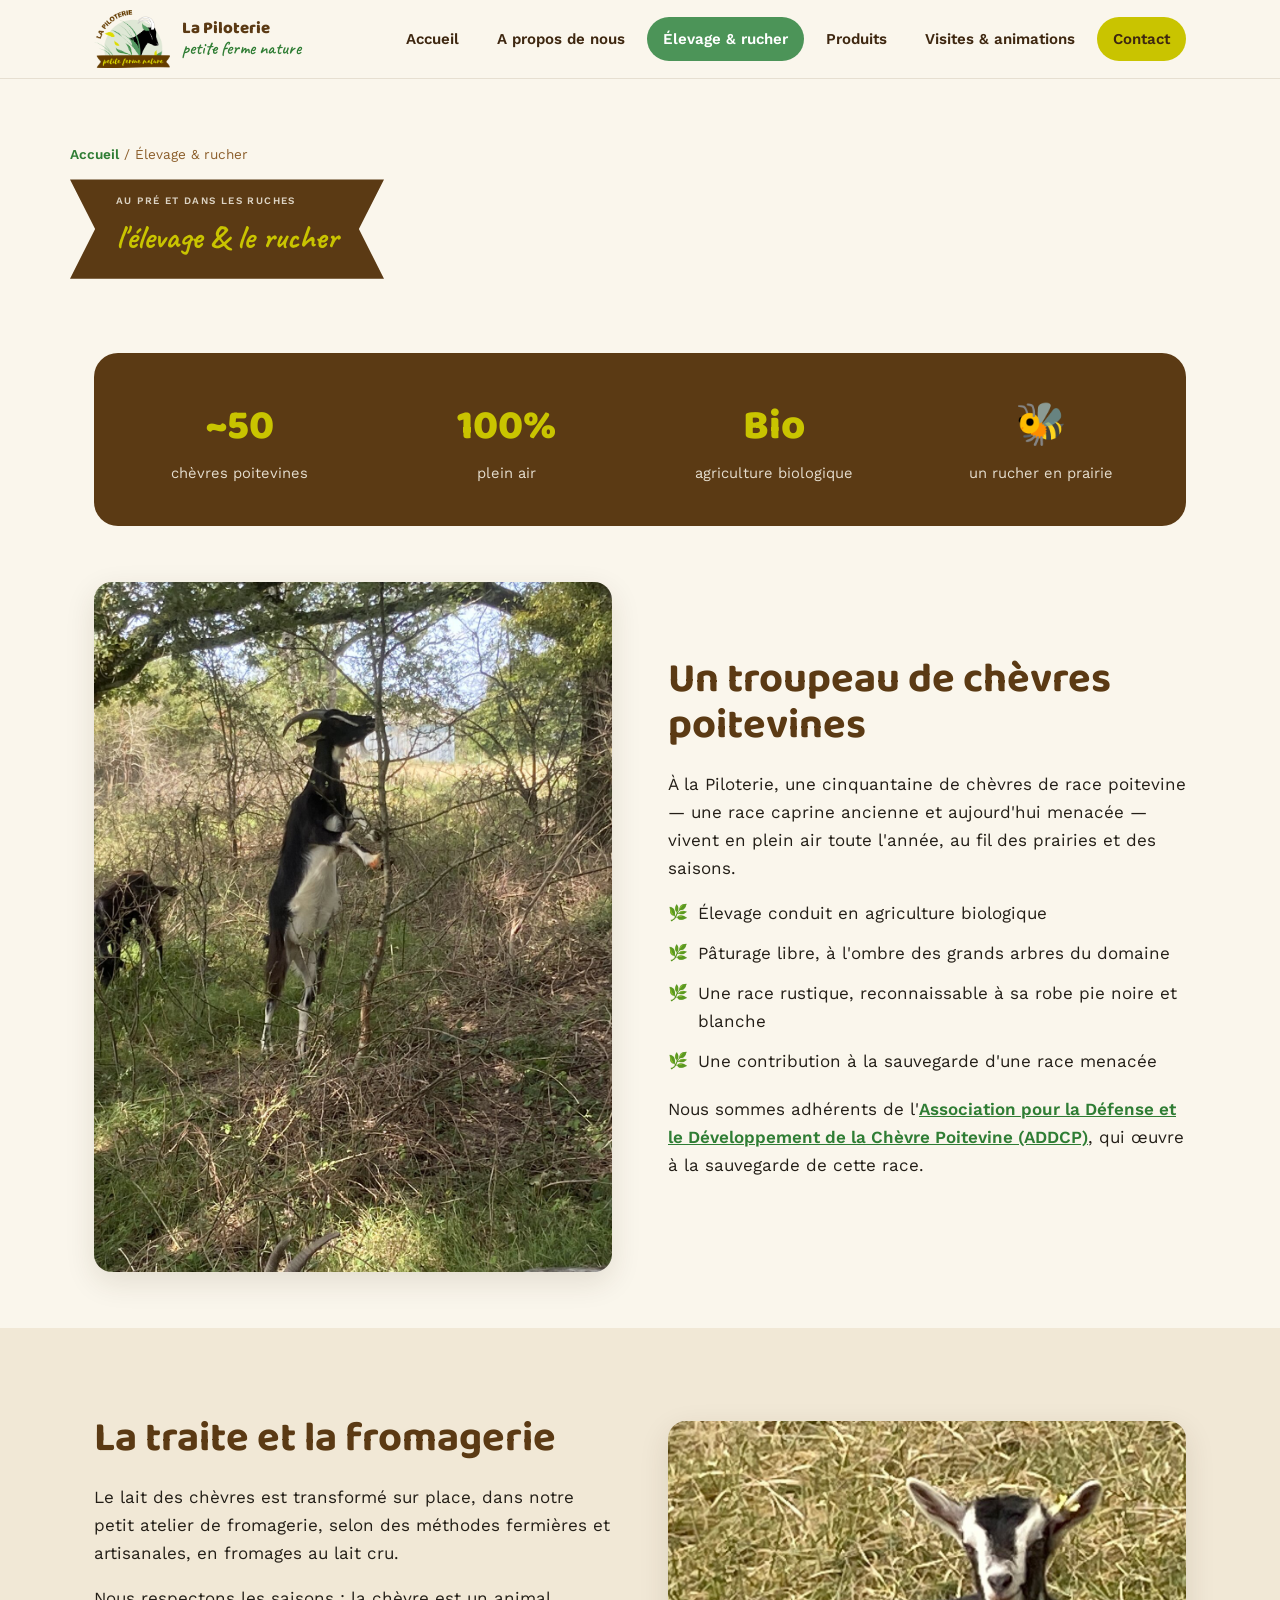
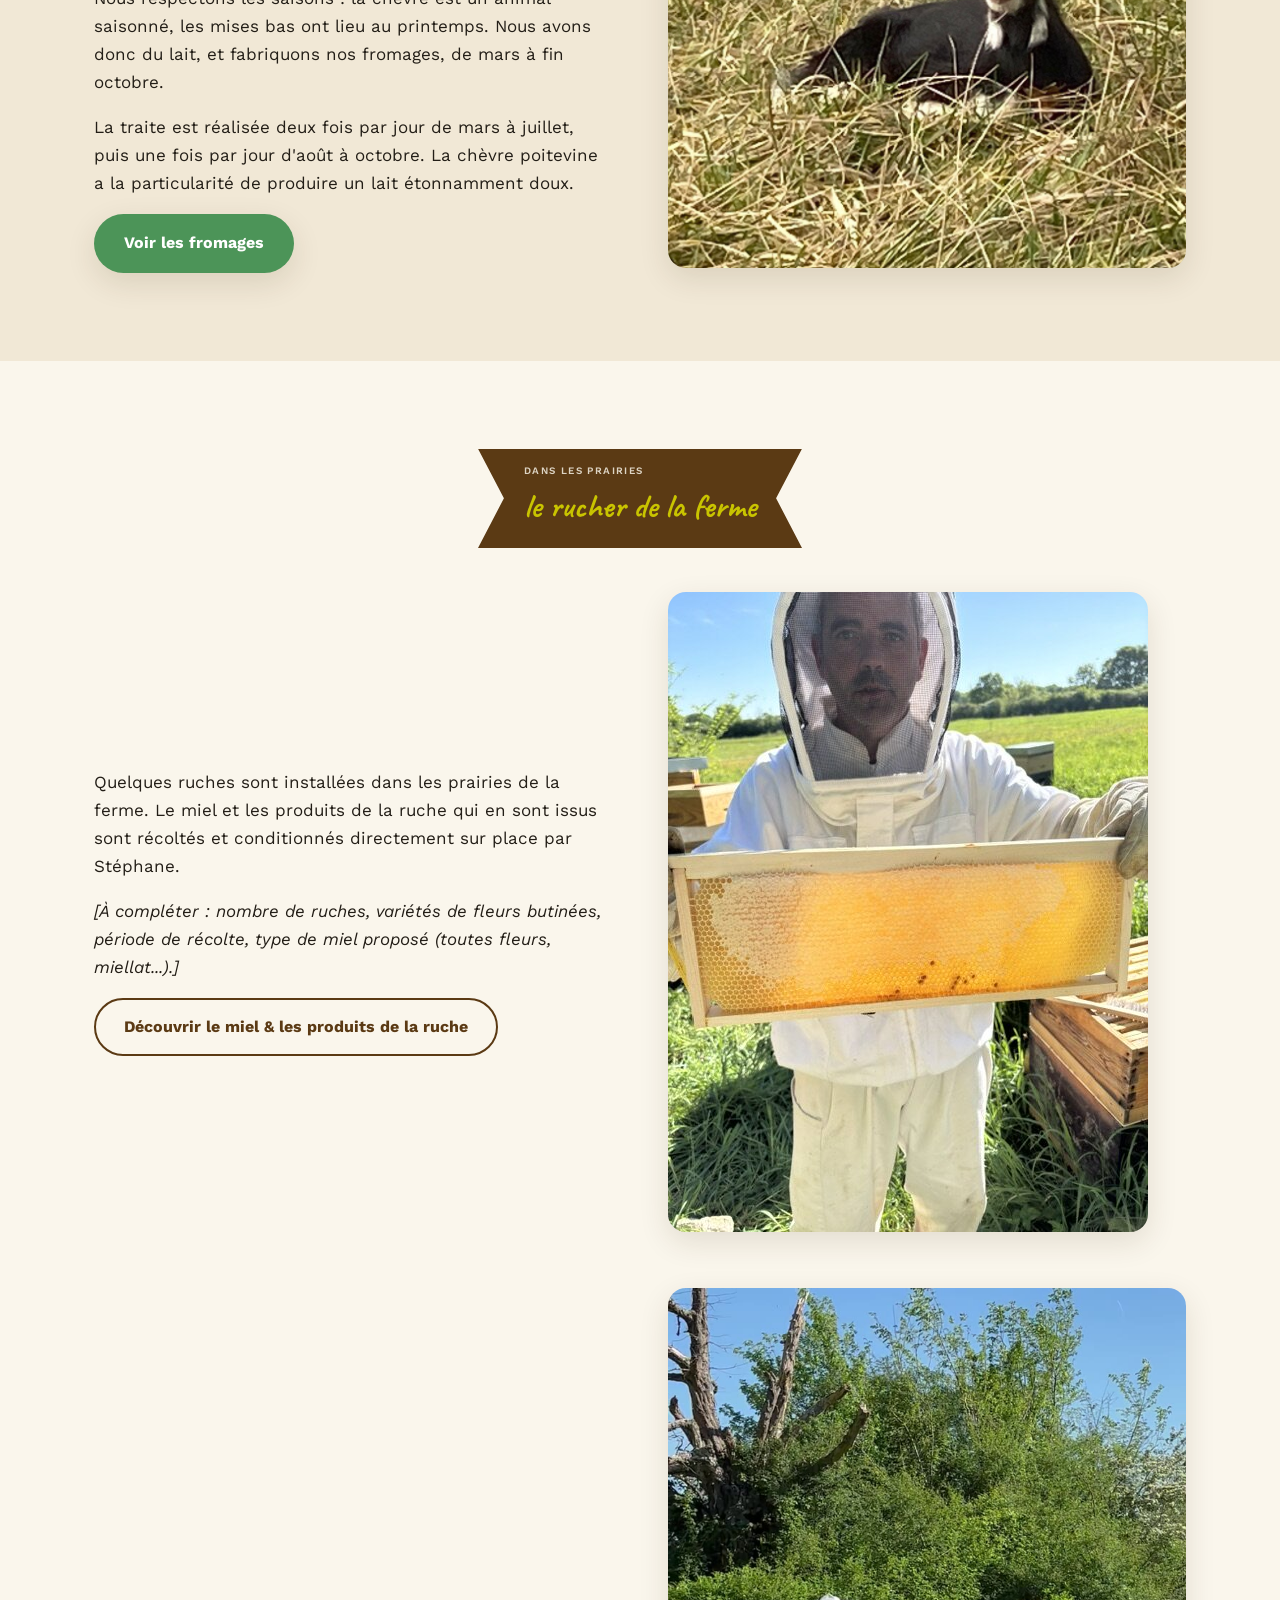
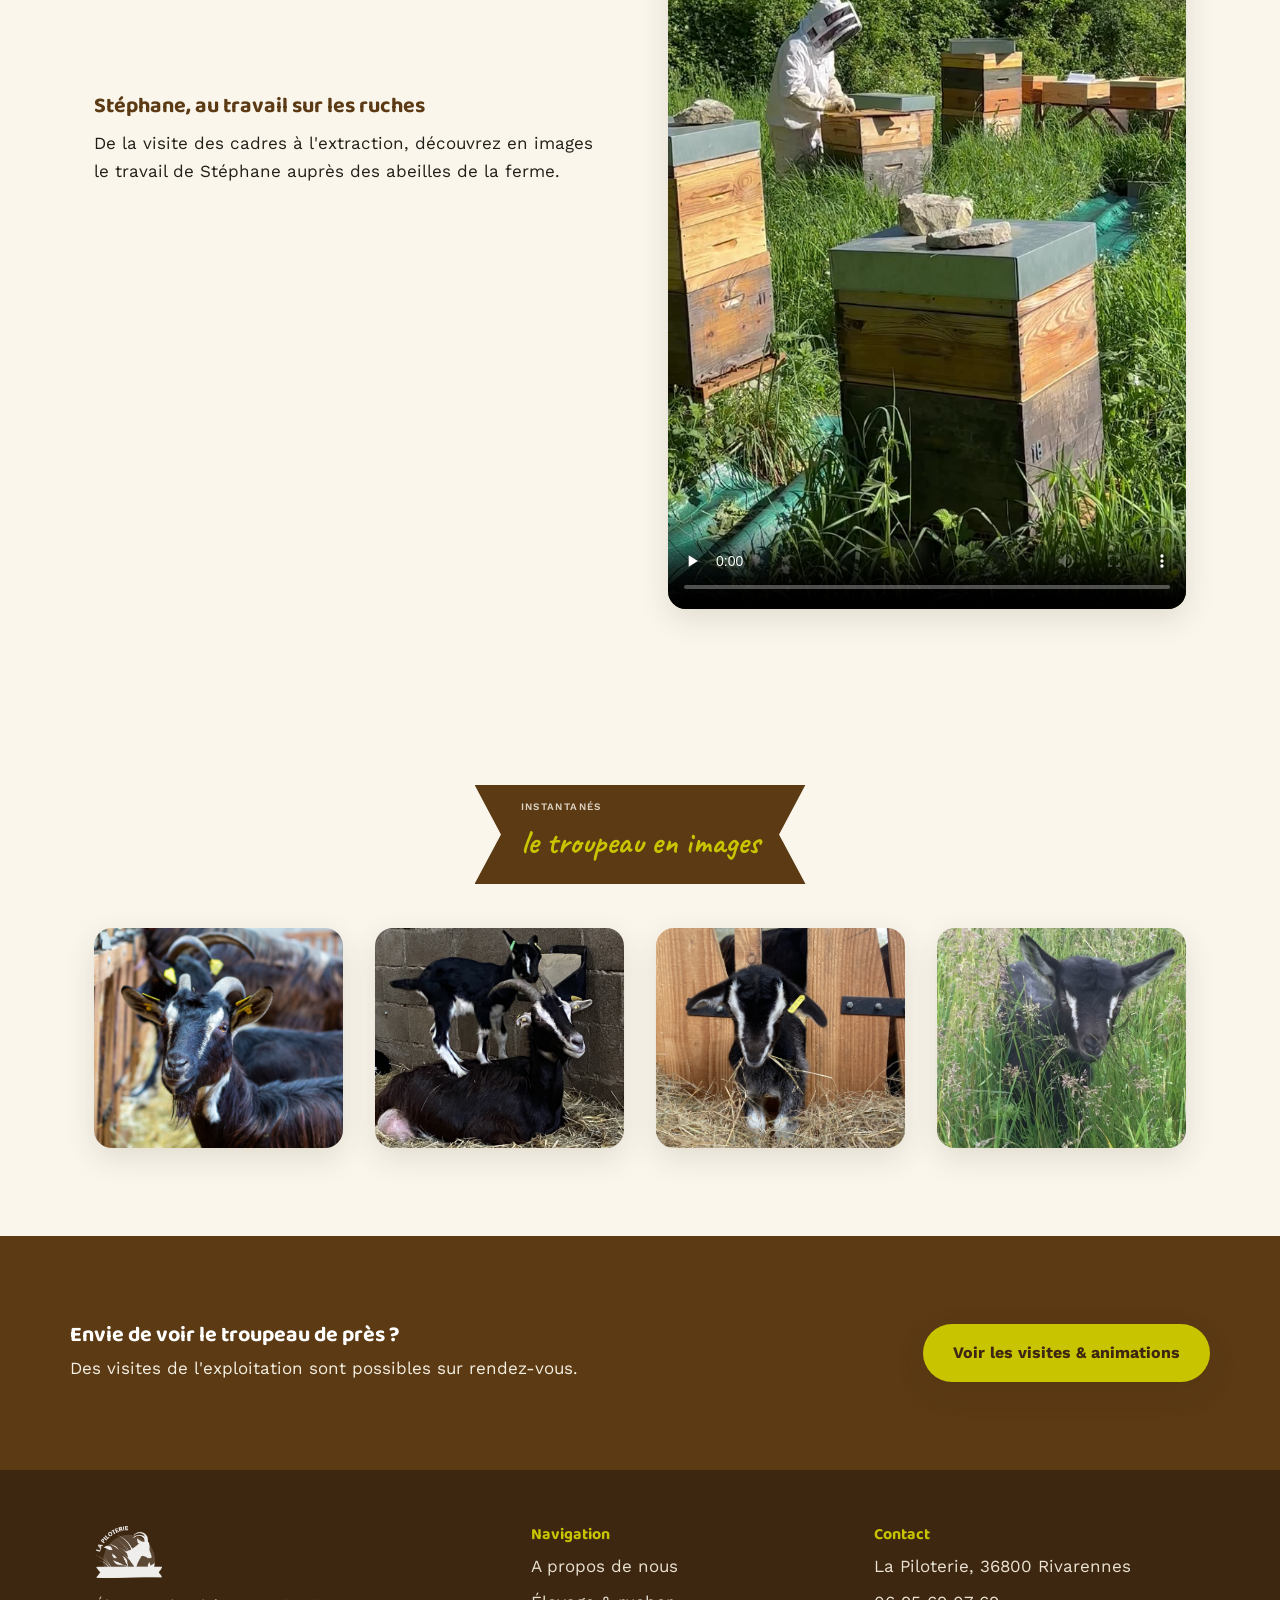
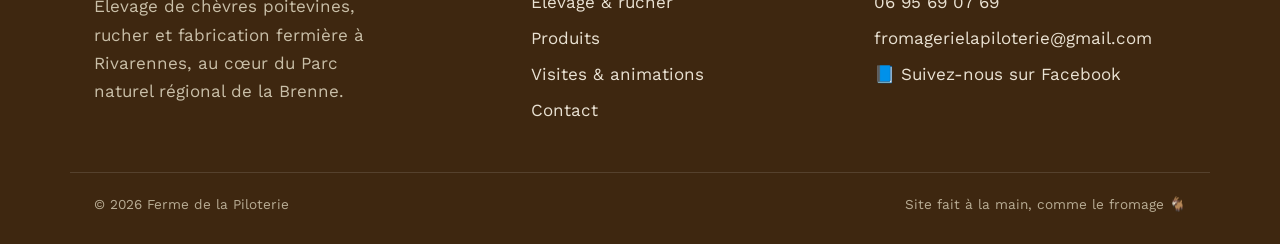
<file: elevage-rucher.html>
<!doctype html>
<html lang="fr">
<head>
<meta charset="UTF-8">
<meta name="viewport" content="width=device-width, initial-scale=1">
<title>Élevage & rucher — Ferme de la Piloterie</title>
<meta name="description" content="Découvrez l'élevage de chèvres poitevines en plein air et le rucher de la ferme de la Piloterie à Rivarennes.">
<link rel="icon" href="images/logo.png">
<link rel="stylesheet" href="css/style.css">
<link rel="canonical" href="https://lapiloterie-design.github.io/ferme-piloterie/elevage-rucher.html">
<meta property="og:type" content="website">
<meta property="og:site_name" content="Ferme de la Piloterie">
<meta property="og:locale" content="fr_FR">
<meta property="og:title" content="Élevage & rucher — Ferme de la Piloterie">
<meta property="og:description" content="Découvrez l'élevage de chèvres poitevines en plein air et le rucher de la ferme de la Piloterie à Rivarennes.">
<meta property="og:url" content="https://lapiloterie-design.github.io/ferme-piloterie/elevage-rucher.html">
<meta property="og:image" content="https://lapiloterie-design.github.io/ferme-piloterie/images/chevre-arbre.jpg">
<meta name="twitter:card" content="summary_large_image">
<script data-goatcounter="https://fermedelapiloterie.goatcounter.com/count" async src="//gc.zgo.at/count.js"></script>
</head>
<body>

<header class="entete">
  <div class="container">
    <a href="index.html" class="marque">
      <img src="images/logo.png" alt="Logo Ferme de la Piloterie">
      <span class="marque-texte">La Piloterie<span>petite ferme nature</span></span>
    </a>
    <button class="burger" aria-label="Ouvrir le menu" onclick="document.querySelector('.nav-principale').classList.toggle('ouvert')">
      <span></span><span></span><span></span>
    </button>
    <nav class="nav-principale">
      <ul>
        <li><a href="index.html">Accueil</a></li>
        <li><a href="a-propos.html">A propos de nous</a></li>
        <li><a href="elevage-rucher.html" class="actif">Élevage &amp; rucher</a></li>
        <li><a href="produits.html">Produits</a></li>
        <li><a href="visites-animations.html">Visites &amp; animations</a></li>
        <li><a href="contact.html" class="btn-devis-nav">Contact</a></li>
      </ul>
    </nav>
  </div>
</header>

<div class="container entete-page">
  <p class="fil-ariane"><a href="index.html">Accueil</a> / Élevage &amp; rucher</p>
  <div class="ruban-wrap gauche"><div class="ruban"><span class="eyebrow">Au pré et dans les ruches</span>l'élevage &amp; le rucher</div></div>
</div>

<section class="section section--tight" style="padding-top:0;">
  <div class="container">
    <div class="chiffres" style="background:var(--brun-bark); border-radius:24px; padding:40px 24px; margin-bottom:56px;">
      <div class="chiffre"><div class="valeur">~50</div><div class="label">chèvres poitevines</div></div>
      <div class="chiffre"><div class="valeur">100%</div><div class="label">plein air</div></div>
      <div class="chiffre"><div class="valeur">Bio</div><div class="label">agriculture biologique</div></div>
      <div class="chiffre"><div class="valeur">🐝</div><div class="label">un rucher en prairie</div></div>
    </div>

    <div class="duo">
      <img src="images/chevre-arbre.jpg" alt="Chèvre poitevine broutant les jeunes pousses d'un arbre">
      <div>
        <h2>Un troupeau de chèvres poitevines</h2>
        <p>À la Piloterie, une cinquantaine de chèvres de race poitevine — une race caprine ancienne et aujourd'hui menacée — vivent en plein air toute l'année, au fil des prairies et des saisons.</p>
        <ul class="liste-feuille">
          <li>Élevage conduit en agriculture biologique</li>
          <li>Pâturage libre, à l'ombre des grands arbres du domaine</li>
          <li>Une race rustique, reconnaissable à sa robe pie noire et blanche</li>
          <li>Une contribution à la sauvegarde d'une race menacée</li>
        </ul>
        <p style="margin-top:20px;">Nous sommes adhérents de l'<a href="https://www.chevre-poitevine.org/" target="_blank" rel="noopener" style="color:var(--vert-feuille-deep); font-weight:600;">Association pour la Défense et le Développement de la Chèvre Poitevine (ADDCP)</a>, qui œuvre à la sauvegarde de cette race.</p>
      </div>
    </div>
  </div>
</section>

<section class="section section--carte">
  <div class="container duo inverse">
    <img src="images/chevreau-herbe.jpg" alt="Chevreau couché dans l'herbe à la ferme de la Piloterie">
    <div>
      <h2>La traite et la fromagerie</h2>
      <p>Le lait des chèvres est transformé sur place, dans notre petit atelier de fromagerie, selon des méthodes fermières et artisanales, en fromages au lait cru.</p>
      <p>Nous respectons les saisons : la chèvre est un animal saisonné, les mises bas ont lieu au printemps. Nous avons donc du lait, et fabriquons nos fromages, de mars à fin octobre.</p>
      <p>La traite est réalisée deux fois par jour de mars à juillet, puis une fois par jour d'août à octobre. La chèvre poitevine a la particularité de produire un lait étonnamment doux.</p>
      <a href="produits.html" class="btn btn-principal">Voir les fromages</a>
    </div>
  </div>
</section>

<section class="section">
  <div class="container">
    <div class="ruban-wrap"><div class="ruban"><span class="eyebrow">Dans les prairies</span>le rucher de la ferme</div></div>
    <div class="duo">
      <div>
        <p>Quelques ruches sont installées dans les prairies de la ferme. Le miel et les produits de la ruche qui en sont issus sont récoltés et conditionnés directement sur place par Stéphane.</p>
        <p><em>[À compléter : nombre de ruches, variétés de fleurs butinées, période de récolte, type de miel proposé (toutes fleurs, miellat...).]</em></p>
        <a href="produits.html#miel" class="btn btn-secondaire">Découvrir le miel &amp; les produits de la ruche</a>
      </div>
      <img src="images/stephane-cadre-miel.jpg" alt="Stéphane, apiculteur, présentant un cadre de ruche">
    </div>

    <div class="duo inverse" style="margin-top:56px;">
      <video controls preload="none" poster="images/video-stephane-ruches-poster.jpg" style="width:100%; border-radius:var(--rayon); box-shadow:var(--ombre);">
        <source src="images/video-stephane-ruches.mp4" type="video/mp4">
        Votre navigateur ne prend pas en charge la lecture de cette vidéo.
      </video>
      <div>
        <h3>Stéphane, au travail sur les ruches</h3>
        <p>De la visite des cadres à l'extraction, découvrez en images le travail de Stéphane auprès des abeilles de la ferme.</p>
      </div>
    </div>
  </div>
</section>

<section class="section">
  <div class="container">
    <div class="ruban-wrap"><div class="ruban"><span class="eyebrow">Instantanés</span>le troupeau en images</div></div>
    <div class="grille grille-4">
      <img src="images/chevre-gros-plan.jpg" alt="Portrait rapproché d'une chèvre poitevine" style="border-radius:var(--rayon); box-shadow:var(--ombre); height:220px; width:100%; object-fit:cover;">
      <img src="images/chevreau-sur-mere.jpg" alt="Chevreau grimpé sur sa mère à la bergerie" style="border-radius:var(--rayon); box-shadow:var(--ombre); height:220px; width:100%; object-fit:cover;">
      <img src="images/chevreau-foin.jpg" alt="Chevreau curieux passant la tête entre les planches" style="border-radius:var(--rayon); box-shadow:var(--ombre); height:220px; width:100%; object-fit:cover;">
      <img src="images/chevreau-longue-herbe.jpg" alt="Chevreau dans les hautes herbes de la prairie" style="border-radius:var(--rayon); box-shadow:var(--ombre); height:220px; width:100%; object-fit:cover;">
    </div>
  </div>
</section>

<section class="section section--brun">
  <div class="container cta-bandeau" style="background:transparent; padding:0;">
    <div>
      <h3>Envie de voir le troupeau de près ?</h3>
      <p style="margin:0; color:#F4EFE3;">Des visites de l'exploitation sont possibles sur rendez-vous.</p>
    </div>
    <a href="visites-animations.html" class="btn btn-jaune">Voir les visites &amp; animations</a>
  </div>
</section>

<footer class="pied">
  <div class="container grille">
    <div>
      <div class="marque-pied"><img src="images/logo.png" alt="Logo Ferme de la Piloterie"></div>
      <p style="max-width:280px; color:#C9BFA8;">Élevage de chèvres poitevines, rucher et fabrication fermière à Rivarennes, au cœur du Parc naturel régional de la Brenne.</p>
    </div>
    <div>
      <h4>Navigation</h4>
      <ul>
        <li><a href="a-propos.html">A propos de nous</a></li>
        <li><a href="elevage-rucher.html">Élevage &amp; rucher</a></li>
        <li><a href="produits.html">Produits</a></li>
        <li><a href="visites-animations.html">Visites &amp; animations</a></li>
        <li><a href="contact.html">Contact</a></li>
      </ul>
    </div>
    <div>
      <h4>Contact</h4>
      <ul>
        <li>La Piloterie, 36800 Rivarennes</li>
        <li>06 95 69 07 69</li>
        <li>fromagerielapiloterie@gmail.com</li>
        <li><a href="https://www.facebook.com/profile.php?id=100076401940067" target="_blank" rel="noopener">📘 Suivez-nous sur Facebook</a></li>
      </ul>
    </div>
  </div>
  <div class="container bas-de-page">
    <span>© 2026 Ferme de la Piloterie</span>
    <span>Site fait à la main, comme le fromage 🐐</span>
  </div>
</footer>

</body>
</html>
</file>
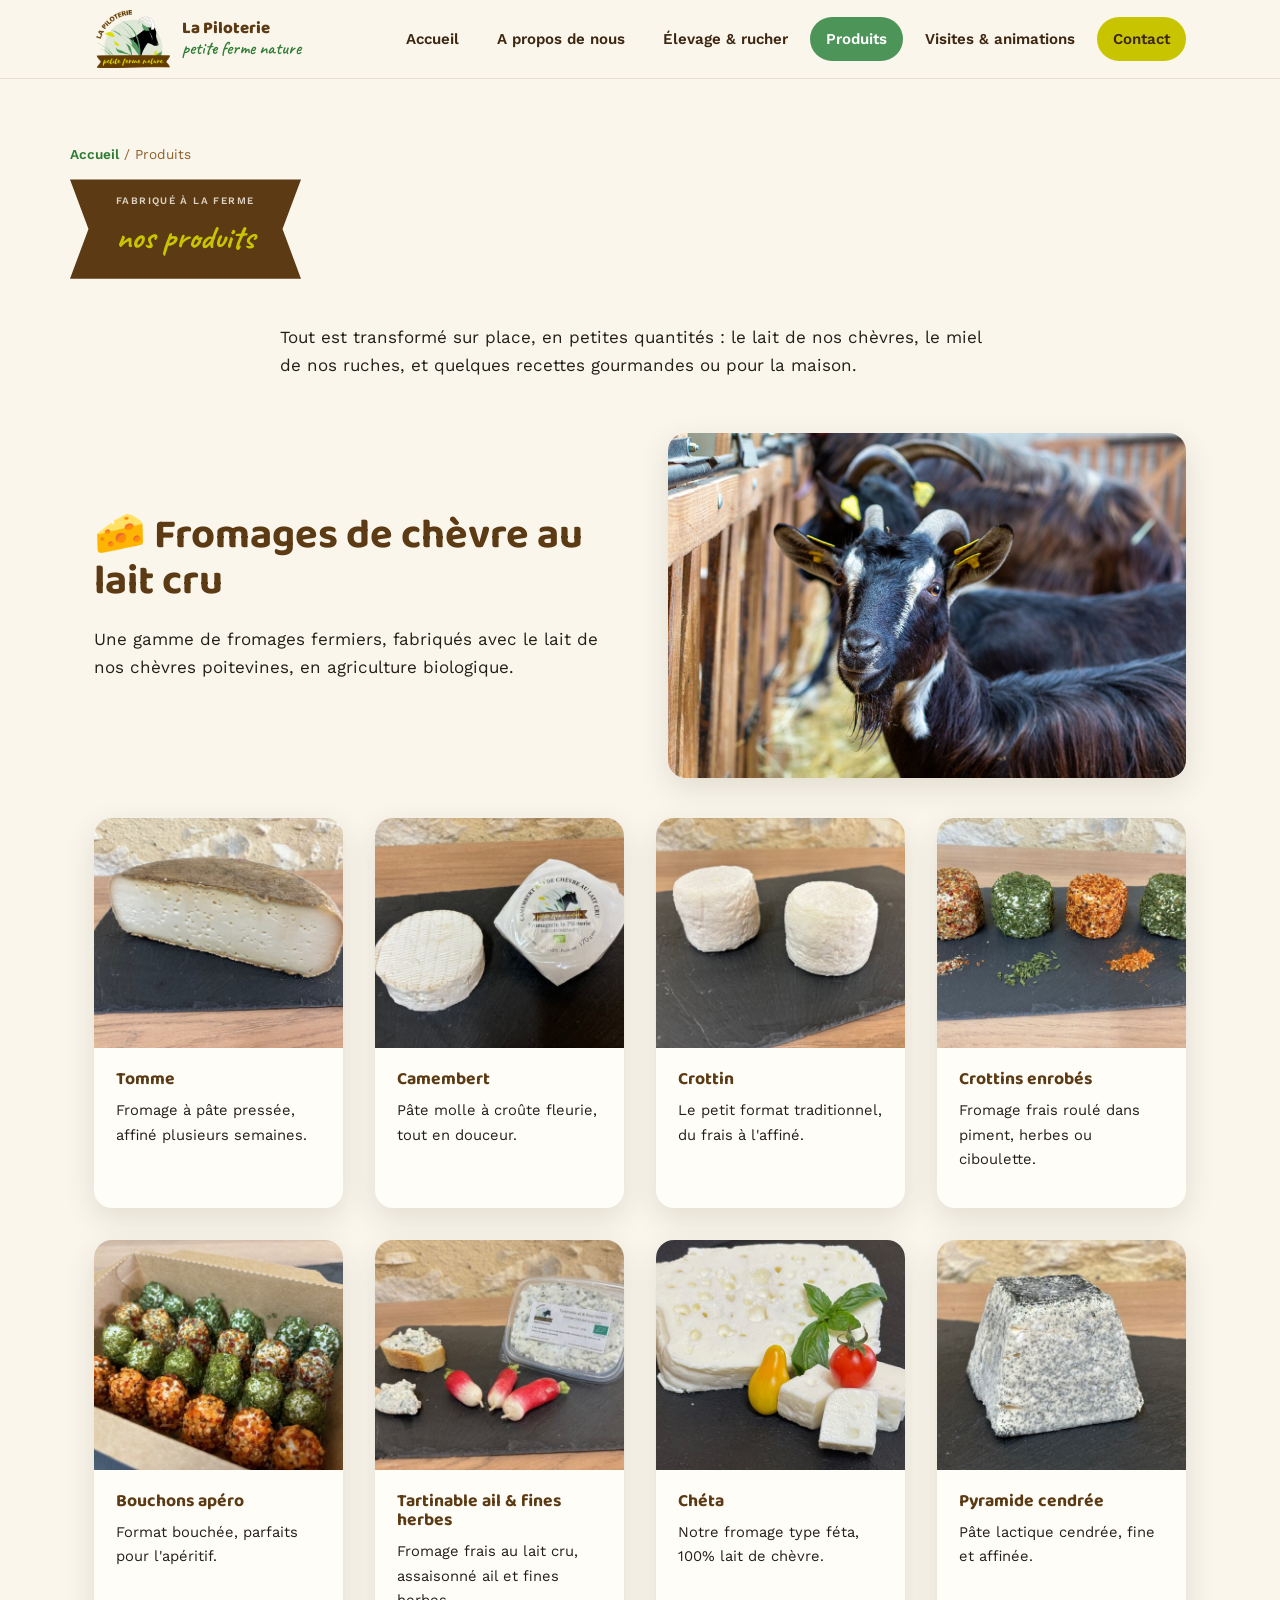
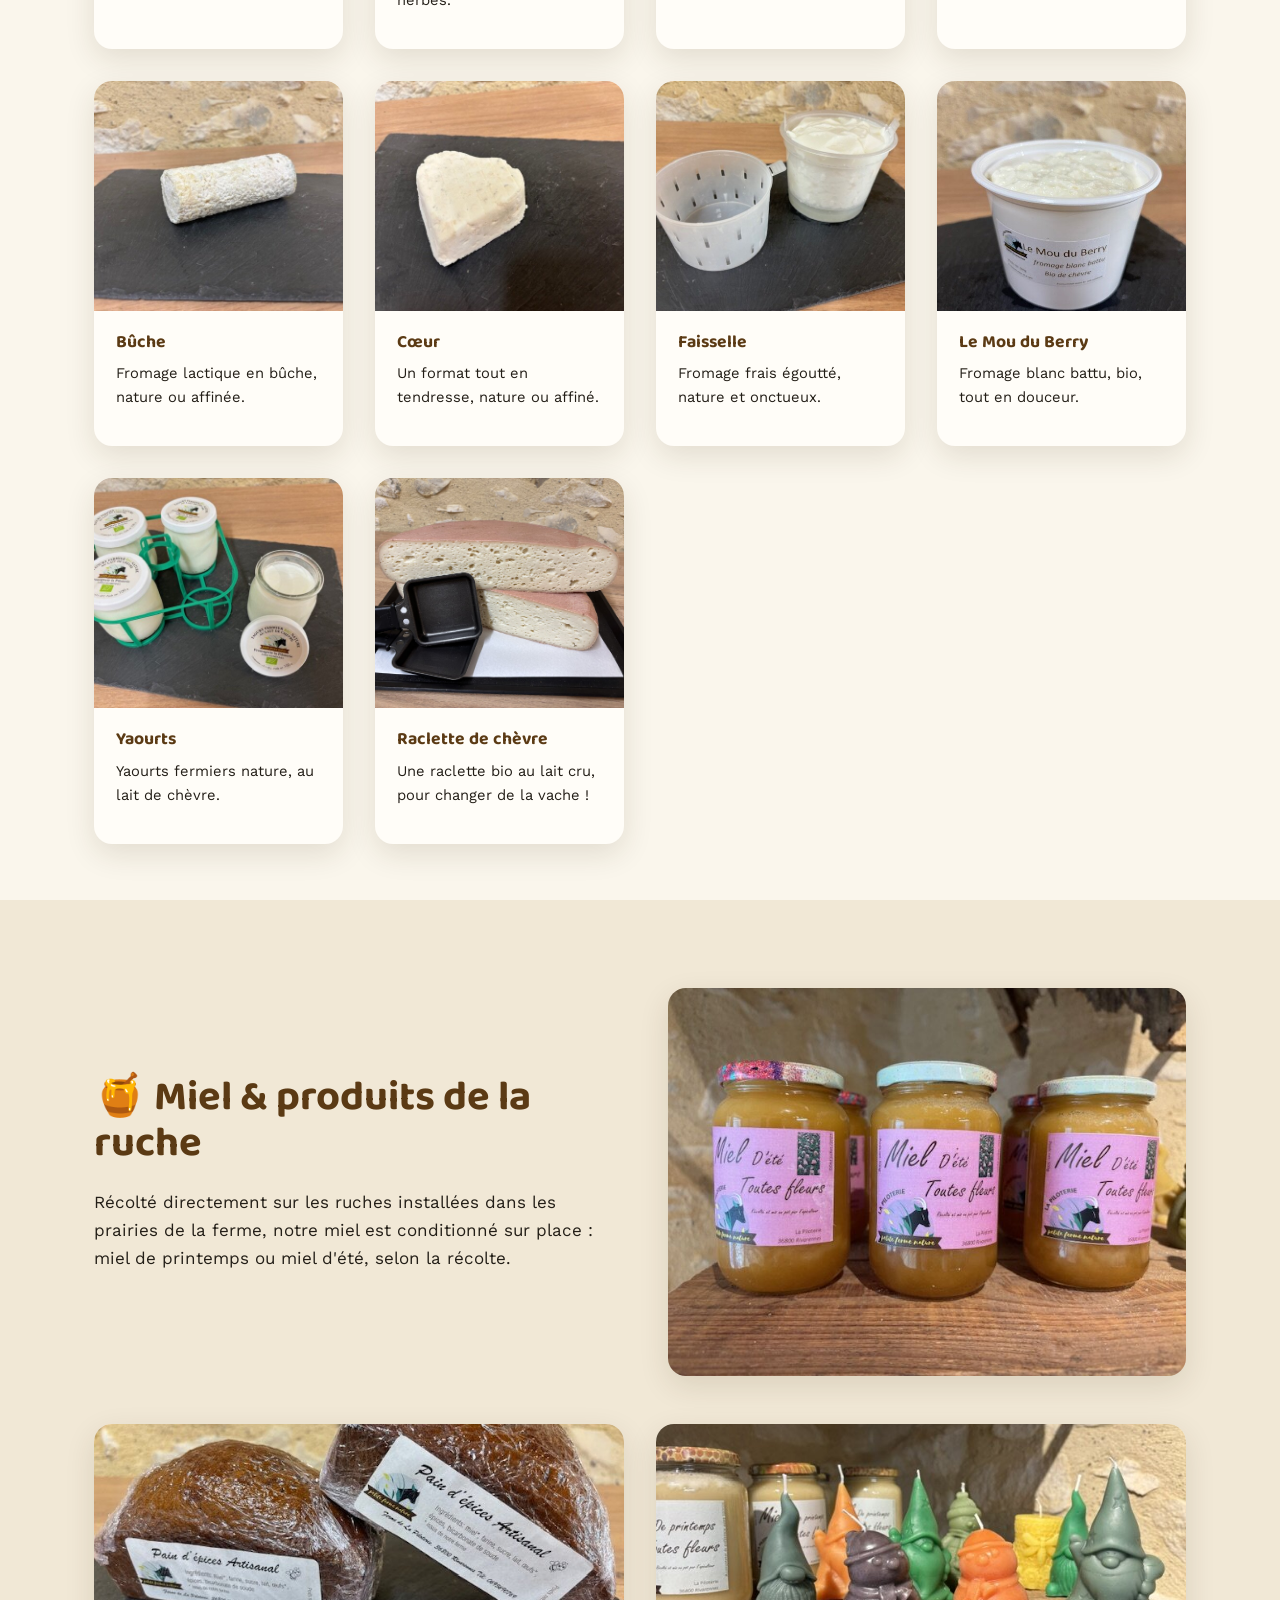
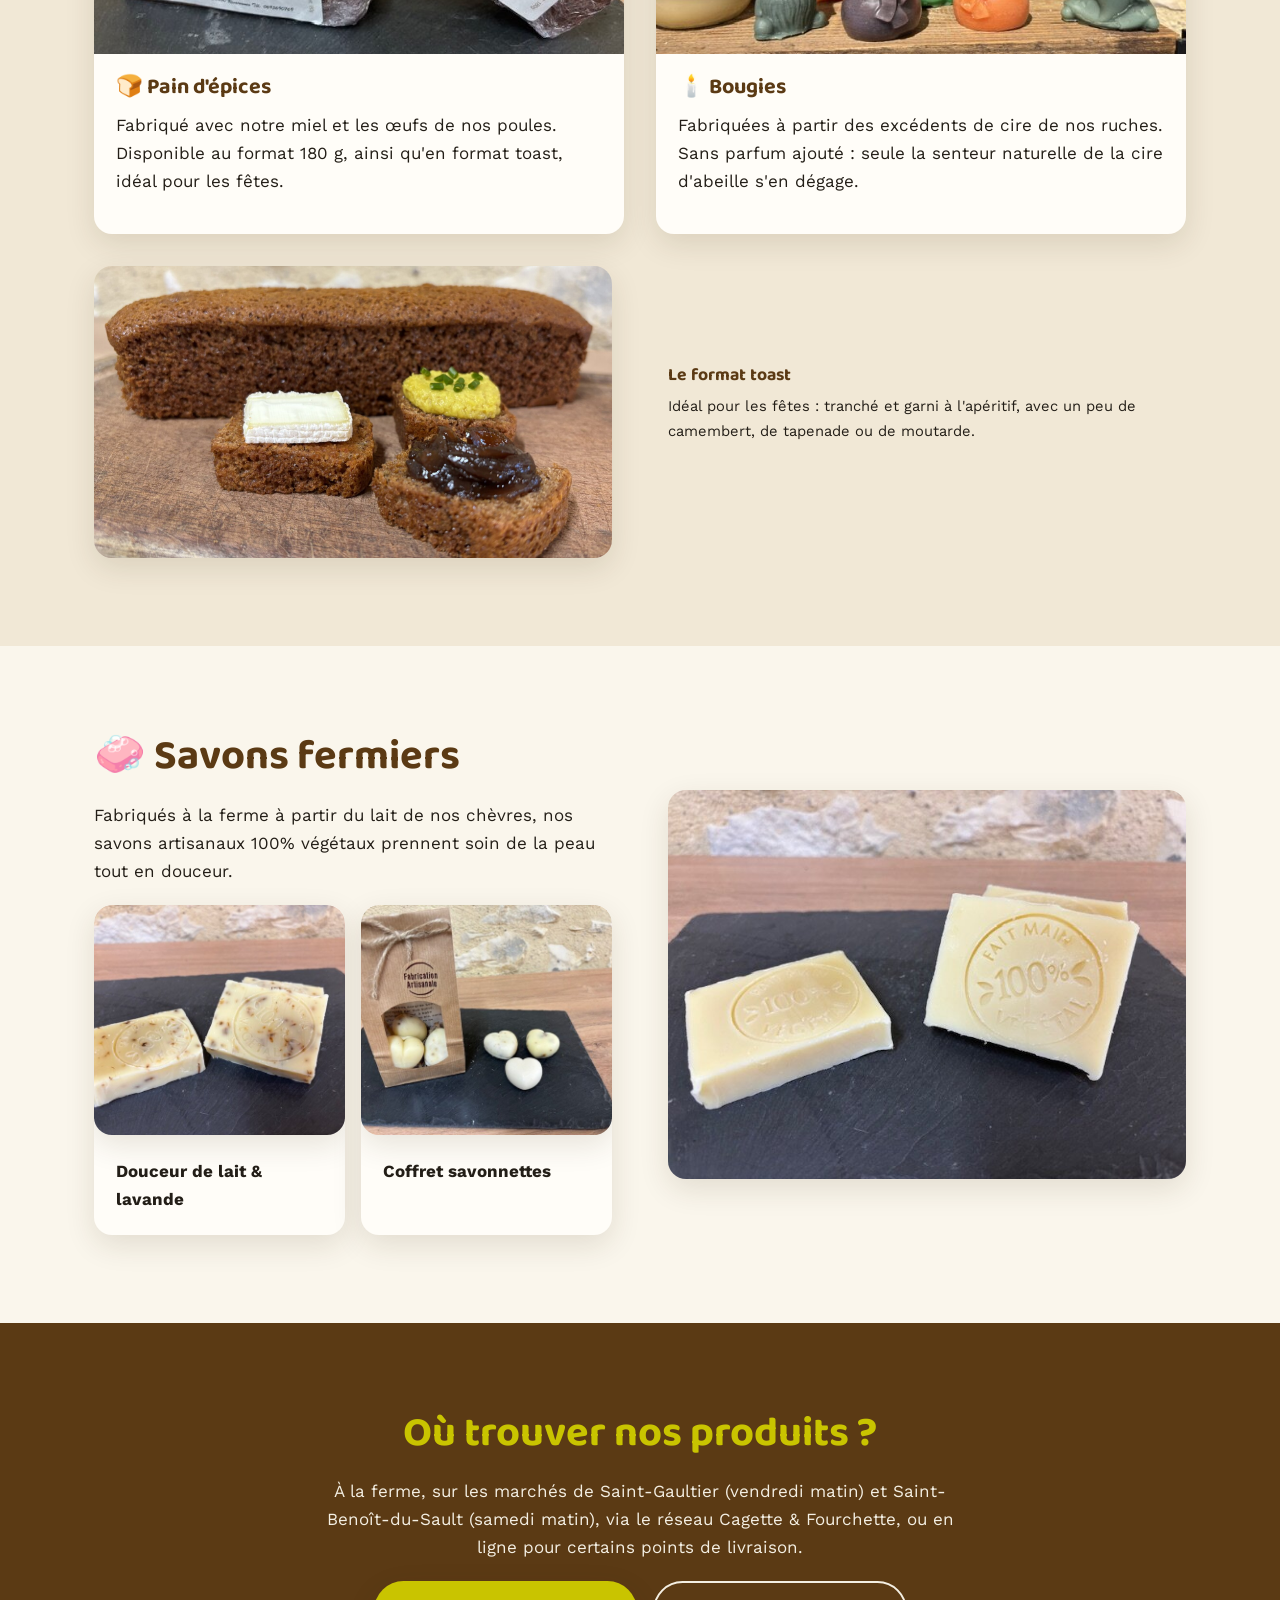
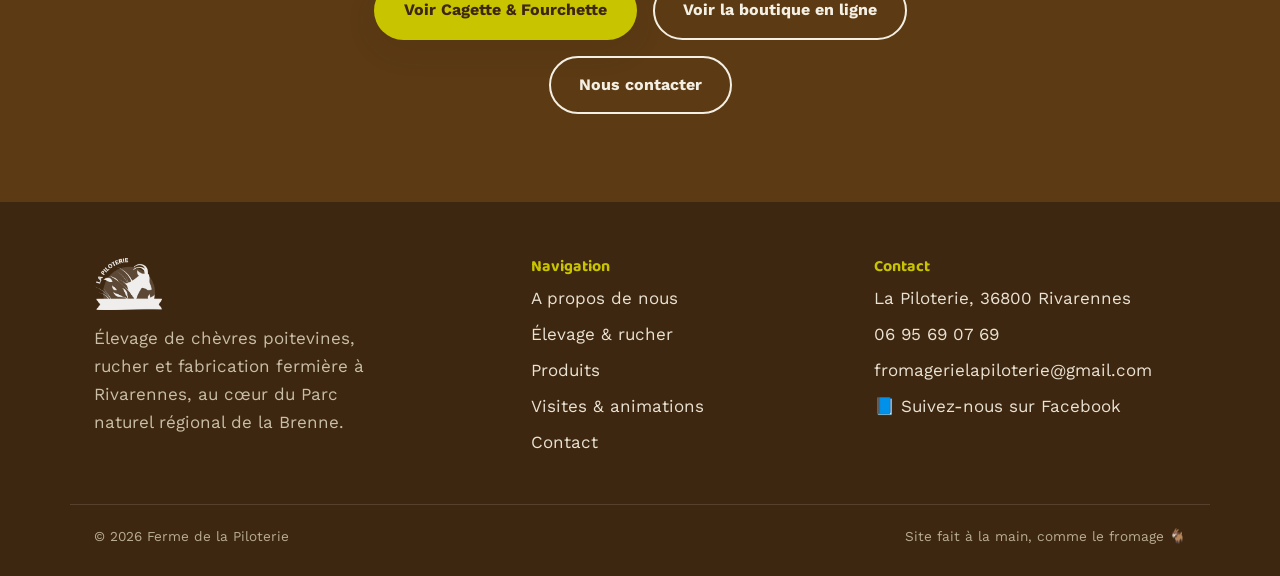
<file: produits.html>
<!doctype html>
<html lang="fr">
<head>
<meta charset="UTF-8">
<meta name="viewport" content="width=device-width, initial-scale=1">
<title>Produits — Ferme de la Piloterie</title>
<meta name="description" content="Fromages de chèvre au lait cru, miel, savons, pain d'épices et bougies fabriqués à la ferme de la Piloterie, Rivarennes.">
<link rel="icon" href="images/logo.png">
<link rel="stylesheet" href="css/style.css">
<link rel="canonical" href="https://lapiloterie-design.github.io/ferme-piloterie/produits.html">
<meta property="og:type" content="website">
<meta property="og:site_name" content="Ferme de la Piloterie">
<meta property="og:locale" content="fr_FR">
<meta property="og:title" content="Produits — Ferme de la Piloterie">
<meta property="og:description" content="Fromages de chèvre au lait cru, miel, savons, pain d'épices et bougies fabriqués à la ferme de la Piloterie, Rivarennes.">
<meta property="og:url" content="https://lapiloterie-design.github.io/ferme-piloterie/produits.html">
<meta property="og:image" content="https://lapiloterie-design.github.io/ferme-piloterie/images/crottins-enrobes.jpg">
<meta name="twitter:card" content="summary_large_image">
<script data-goatcounter="https://fermedelapiloterie.goatcounter.com/count" async src="//gc.zgo.at/count.js"></script>
</head>
<body>

<header class="entete">
  <div class="container">
    <a href="index.html" class="marque">
      <img src="images/logo.png" alt="Logo Ferme de la Piloterie">
      <span class="marque-texte">La Piloterie<span>petite ferme nature</span></span>
    </a>
    <button class="burger" aria-label="Ouvrir le menu" onclick="document.querySelector('.nav-principale').classList.toggle('ouvert')">
      <span></span><span></span><span></span>
    </button>
    <nav class="nav-principale">
      <ul>
        <li><a href="index.html">Accueil</a></li>
        <li><a href="a-propos.html">A propos de nous</a></li>
        <li><a href="elevage-rucher.html">Élevage &amp; rucher</a></li>
        <li><a href="produits.html" class="actif">Produits</a></li>
        <li><a href="visites-animations.html">Visites &amp; animations</a></li>
        <li><a href="contact.html" class="btn-devis-nav">Contact</a></li>
      </ul>
    </nav>
  </div>
</header>

<div class="container entete-page">
  <p class="fil-ariane"><a href="index.html">Accueil</a> / Produits</p>
  <div class="ruban-wrap gauche"><div class="ruban"><span class="eyebrow">Fabriqué à la ferme</span>nos produits</div></div>
  <p class="max-720">Tout est transformé sur place, en petites quantités : le lait de nos chèvres, le miel de nos ruches, et quelques recettes gourmandes ou pour la maison.</p>
</div>

<!-- FROMAGES -->
<section class="section section--tight" id="fromages" style="padding-top:24px;">
  <div class="container">
    <div class="duo" style="margin-bottom:40px;">
      <div>
        <h2>🧀 Fromages de chèvre au lait cru</h2>
        <p>Une gamme de fromages fermiers, fabriqués avec le lait de nos chèvres poitevines, en agriculture biologique.</p>
      </div>
      <img src="images/chevre-gros-plan.jpg" alt="Chèvre poitevine de la ferme de la Piloterie">
    </div>
    <div class="grille grille-4">
      <div class="carte-photo">
        <img src="images/tomme.jpg" alt="Tomme de chèvre affinée">
        <div class="contenu"><h3 style="font-size:1.1rem;">Tomme</h3><p style="font-size:.92rem;">Fromage à pâte pressée, affiné plusieurs semaines.</p></div>
      </div>
      <div class="carte-photo">
        <img src="images/camembert.jpg" alt="Camembert bio de chèvre au lait cru, Fromagerie la Piloterie">
        <div class="contenu"><h3 style="font-size:1.1rem;">Camembert</h3><p style="font-size:.92rem;">Pâte molle à croûte fleurie, tout en douceur.</p></div>
      </div>
      <div class="carte-photo">
        <img src="images/crottin.jpg" alt="Crottin de chèvre affiné">
        <div class="contenu"><h3 style="font-size:1.1rem;">Crottin</h3><p style="font-size:.92rem;">Le petit format traditionnel, du frais à l'affiné.</p></div>
      </div>
      <div class="carte-photo">
        <img src="images/crottins-enrobes.jpg" alt="Crottins frais enrobés d'herbes et d'épices">
        <div class="contenu"><h3 style="font-size:1.1rem;">Crottins enrobés</h3><p style="font-size:.92rem;">Fromage frais roulé dans piment, herbes ou ciboulette.</p></div>
      </div>
      <div class="carte-photo">
        <img src="images/bouchons-apero.jpg" alt="Bouchons apéritifs frais enrobés">
        <div class="contenu"><h3 style="font-size:1.1rem;">Bouchons apéro</h3><p style="font-size:.92rem;">Format bouchée, parfaits pour l'apéritif.</p></div>
      </div>
      <div class="carte-photo">
        <img src="images/tartinable-ail-herbes.jpg" alt="Tartinable ail et fines herbes au lait cru de chèvre">
        <div class="contenu"><h3 style="font-size:1.1rem;">Tartinable ail &amp; fines herbes</h3><p style="font-size:.92rem;">Fromage frais au lait cru, assaisonné ail et fines herbes.</p></div>
      </div>
      <div class="carte-photo">
        <img src="images/cheta.jpg" alt="Chéta, fromage type féta 100% lait de chèvre">
        <div class="contenu"><h3 style="font-size:1.1rem;">Chéta</h3><p style="font-size:.92rem;">Notre fromage type féta, 100% lait de chèvre.</p></div>
      </div>
      <div class="carte-photo">
        <img src="images/pyramide-cendree.jpg" alt="Pyramide cendrée de chèvre">
        <div class="contenu"><h3 style="font-size:1.1rem;">Pyramide cendrée</h3><p style="font-size:.92rem;">Pâte lactique cendrée, fine et affinée.</p></div>
      </div>
      <div class="carte-photo">
        <img src="images/buche.jpg" alt="Bûche de chèvre">
        <div class="contenu"><h3 style="font-size:1.1rem;">Bûche</h3><p style="font-size:.92rem;">Fromage lactique en bûche, nature ou affinée.</p></div>
      </div>
      <div class="carte-photo">
        <img src="images/coeur.jpg" alt="Fromage de chèvre en forme de cœur">
        <div class="contenu"><h3 style="font-size:1.1rem;">Cœur</h3><p style="font-size:.92rem;">Un format tout en tendresse, nature ou affiné.</p></div>
      </div>
      <div class="carte-photo">
        <img src="images/faisselle.jpg" alt="Faisselle de chèvre">
        <div class="contenu"><h3 style="font-size:1.1rem;">Faisselle</h3><p style="font-size:.92rem;">Fromage frais égoutté, nature et onctueux.</p></div>
      </div>
      <div class="carte-photo">
        <img src="images/mou-du-berry.jpg" alt="Le Mou du Berry, fromage blanc battu bio de chèvre">
        <div class="contenu"><h3 style="font-size:1.1rem;">Le Mou du Berry</h3><p style="font-size:.92rem;">Fromage blanc battu, bio, tout en douceur.</p></div>
      </div>
      <div class="carte-photo">
        <img src="images/yaourts.jpg" alt="Yaourts fermiers nature au lait de chèvre">
        <div class="contenu"><h3 style="font-size:1.1rem;">Yaourts</h3><p style="font-size:.92rem;">Yaourts fermiers nature, au lait de chèvre.</p></div>
      </div>
      <div class="carte-photo">
        <img src="images/raclette.jpg" alt="Raclette de chèvre bio au lait cru">
        <div class="contenu"><h3 style="font-size:1.1rem;">Raclette de chèvre</h3><p style="font-size:.92rem;">Une raclette bio au lait cru, pour changer de la vache !</p></div>
      </div>
    </div>
  </div>
</section>

<!-- MIEL & PRODUITS DE LA RUCHE -->
<section class="section section--carte" id="miel">
  <div class="container">
    <div class="duo" style="margin-bottom:48px;">
      <div>
        <h2>🍯 Miel &amp; produits de la ruche</h2>
        <p>Récolté directement sur les ruches installées dans les prairies de la ferme, notre miel est conditionné sur place : miel de printemps ou miel d'été, selon la récolte.</p>
      </div>
      <img src="images/miel-pots.jpg" alt="Pots de miel d'été toutes fleurs, La Piloterie">
    </div>

    <div class="grille grille-2" style="gap:32px;">
      <div class="carte-photo">
        <img src="images/pain-epices.jpg" alt="Pain d'épices artisanal de la ferme de la Piloterie">
        <div class="contenu">
          <h3>🍞 Pain d'épices</h3>
          <p>Fabriqué avec notre miel et les œufs de nos poules. Disponible au format 180 g, ainsi qu'en format toast, idéal pour les fêtes.</p>
        </div>
      </div>
      <div class="carte-photo">
        <img src="images/bougies.jpg" alt="Bougies en cire d'abeille fabriquées à la ferme de la Piloterie">
        <div class="contenu">
          <h3>🕯️ Bougies</h3>
          <p>Fabriquées à partir des excédents de cire de nos ruches. Sans parfum ajouté : seule la senteur naturelle de la cire d'abeille s'en dégage.</p>
        </div>
      </div>
    </div>

    <div class="duo" style="margin-top:32px; align-items:center;">
      <img src="images/pain-epices-toast.jpg" alt="Pain d'épices format toast garni pour l'apéritif ou les fêtes">
      <div>
        <h3 style="font-size:1.1rem;">Le format toast</h3>
        <p style="font-size:.92rem;">Idéal pour les fêtes : tranché et garni à l'apéritif, avec un peu de camembert, de tapenade ou de moutarde.</p>
      </div>
    </div>
  </div>
</section>

<!-- SAVONS -->
<section class="section" id="savons">
  <div class="container duo inverse">
    <img src="images/savon-nature.jpg" alt="Savon douceur de lait, fait main, 100% végétal">
    <div>
      <h2>🧼 Savons fermiers</h2>
      <p>Fabriqués à la ferme à partir du lait de nos chèvres, nos savons artisanaux 100% végétaux prennent soin de la peau tout en douceur.</p>
      <div class="grille grille-2" style="gap:16px; margin-top:20px;">
        <div class="carte-photo">
          <img src="images/savon-lavande.jpg" alt="Savon douceur de lait à la lavande">
          <div class="contenu"><strong>Douceur de lait &amp; lavande</strong></div>
        </div>
        <div class="carte-photo">
          <img src="images/coffret-savonnettes.jpg" alt="Coffret de savonnettes en forme de cœur">
          <div class="contenu"><strong>Coffret savonnettes</strong></div>
        </div>
      </div>
    </div>
  </div>
</section>

<section class="section section--brun">
  <div class="container centre max-720">
    <h2>Où trouver nos produits ?</h2>
    <p style="color:#F4EFE3;">À la ferme, sur les marchés de Saint-Gaultier (vendredi matin) et Saint-Benoît-du-Sault (samedi matin), via le réseau Cagette &amp; Fourchette, ou en ligne pour certains points de livraison.</p>
    <div class="actions" style="justify-content:center; display:flex; gap:16px; flex-wrap:wrap; margin-top:20px;">
      <a href="https://boutique.cagette-et-fourchette.fr/" target="_blank" rel="noopener" class="btn btn-jaune">Voir Cagette &amp; Fourchette</a>
      <a href="https://ferme-de-la-piloterie.sumupstore.com/" target="_blank" rel="noopener" class="btn btn-secondaire" style="border-color:#F4EFE3; color:#F4EFE3;">Voir la boutique en ligne</a>
      <a href="contact.html" class="btn btn-secondaire" style="border-color:#F4EFE3; color:#F4EFE3;">Nous contacter</a>
    </div>
  </div>
</section>

<footer class="pied">
  <div class="container grille">
    <div>
      <div class="marque-pied"><img src="images/logo.png" alt="Logo Ferme de la Piloterie"></div>
      <p style="max-width:280px; color:#C9BFA8;">Élevage de chèvres poitevines, rucher et fabrication fermière à Rivarennes, au cœur du Parc naturel régional de la Brenne.</p>
    </div>
    <div>
      <h4>Navigation</h4>
      <ul>
        <li><a href="a-propos.html">A propos de nous</a></li>
        <li><a href="elevage-rucher.html">Élevage &amp; rucher</a></li>
        <li><a href="produits.html">Produits</a></li>
        <li><a href="visites-animations.html">Visites &amp; animations</a></li>
        <li><a href="contact.html">Contact</a></li>
      </ul>
    </div>
    <div>
      <h4>Contact</h4>
      <ul>
        <li>La Piloterie, 36800 Rivarennes</li>
        <li>06 95 69 07 69</li>
        <li>fromagerielapiloterie@gmail.com</li>
        <li><a href="https://www.facebook.com/profile.php?id=100076401940067" target="_blank" rel="noopener">📘 Suivez-nous sur Facebook</a></li>
      </ul>
    </div>
  </div>
  <div class="container bas-de-page">
    <span>© 2026 Ferme de la Piloterie</span>
    <span>Site fait à la main, comme le fromage 🐐</span>
  </div>
</footer>

</body>
</html>
</file>
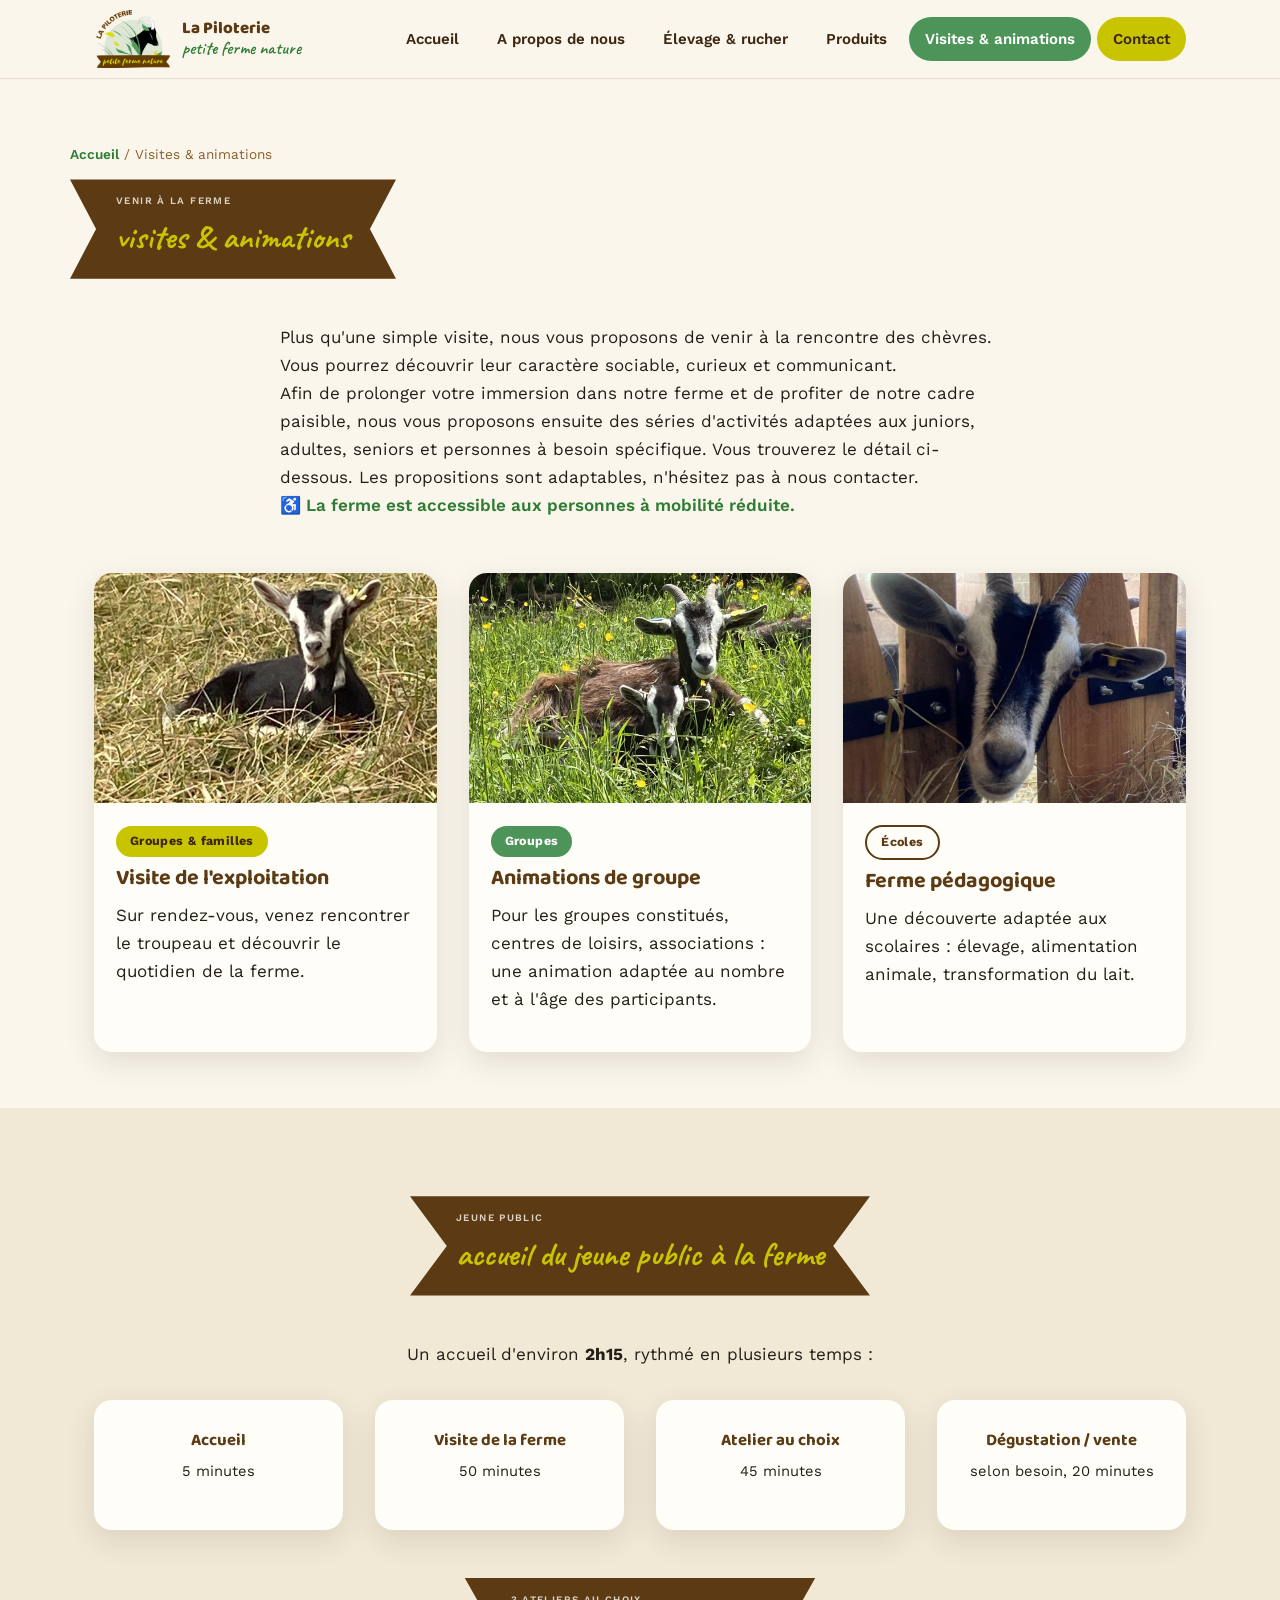
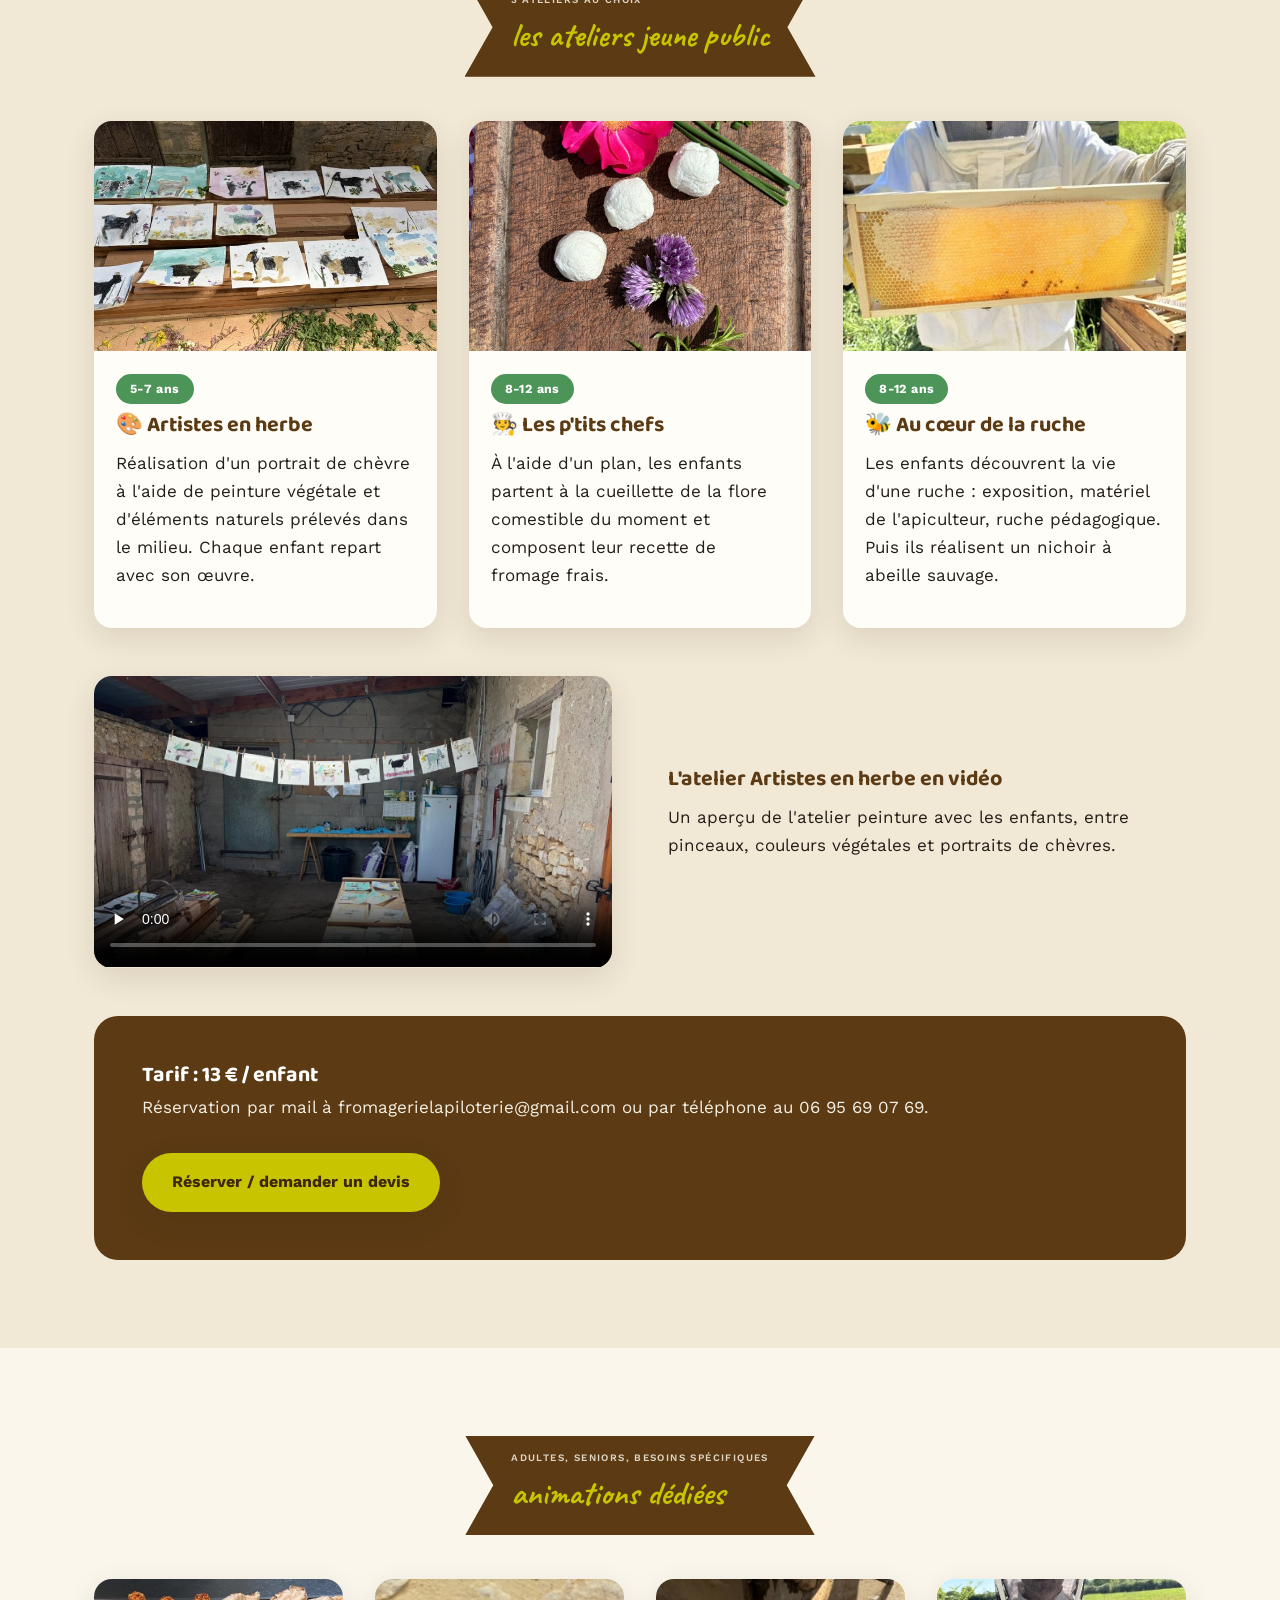
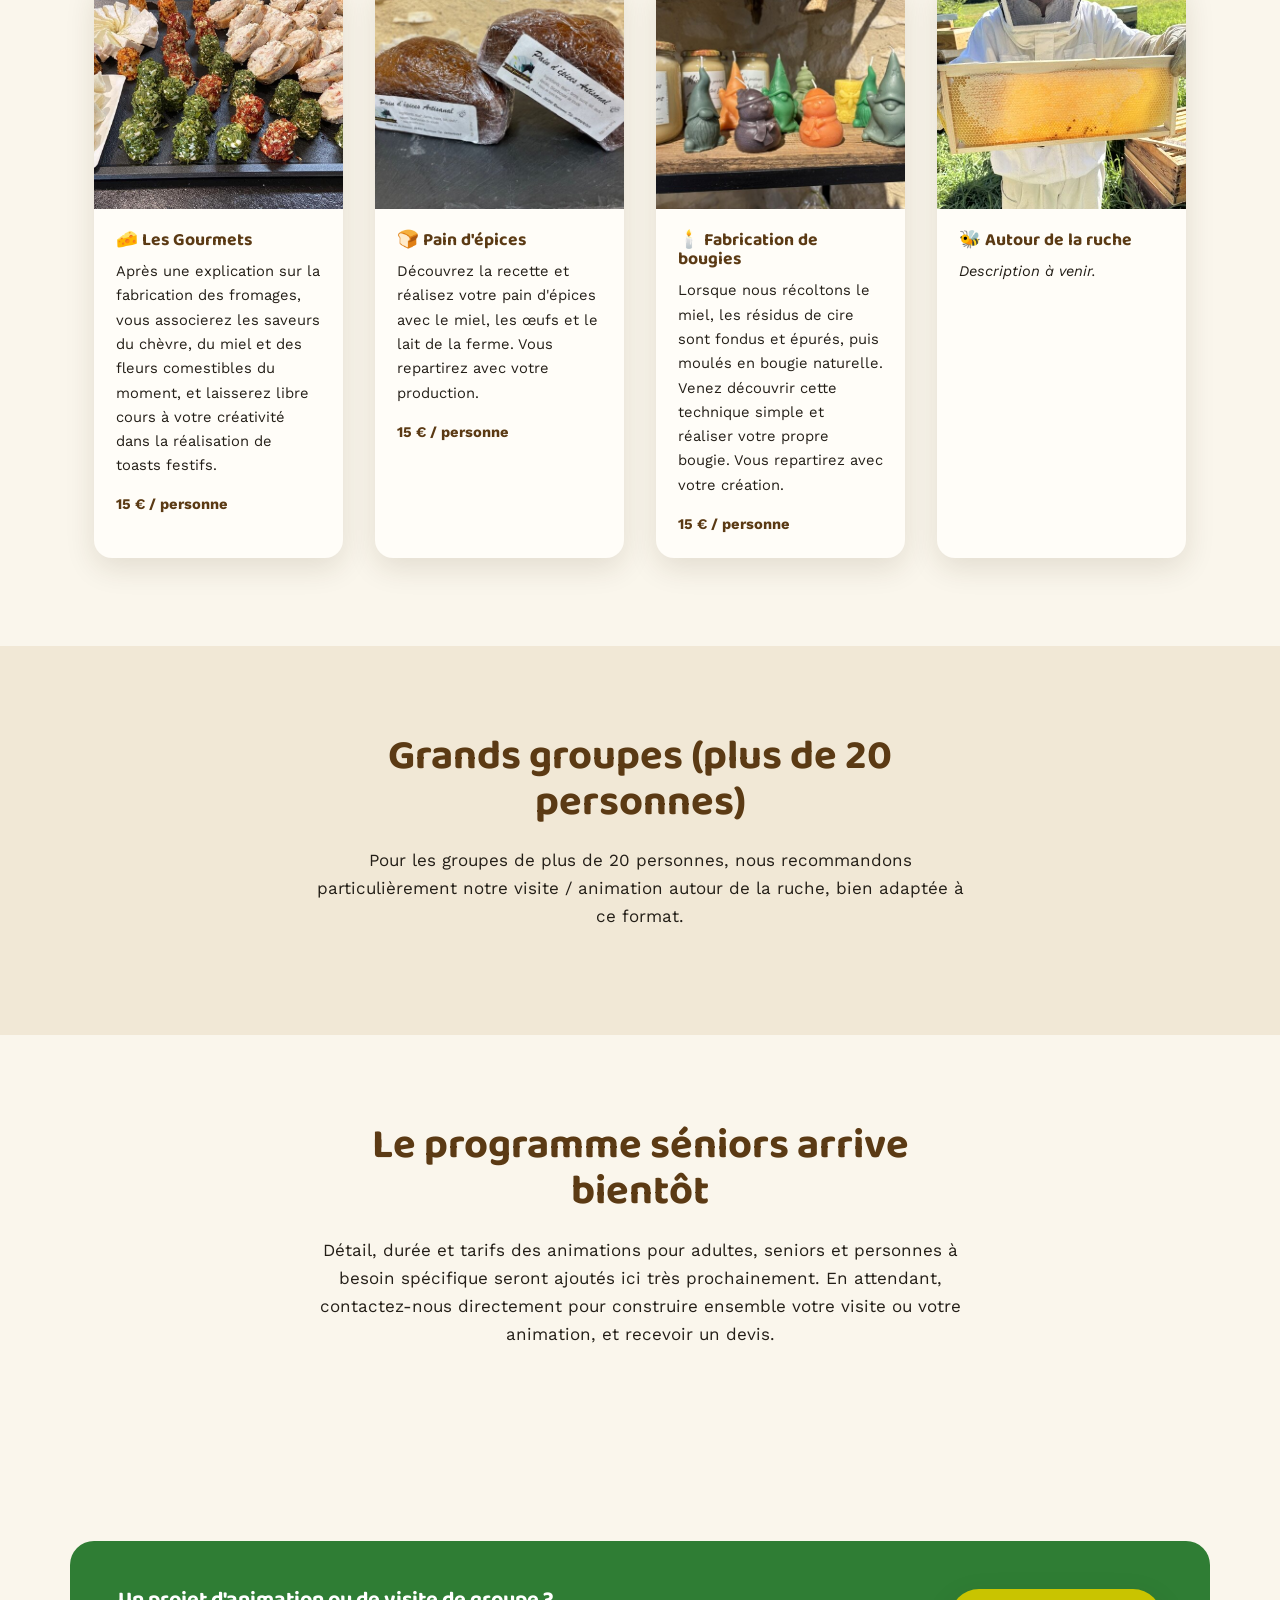
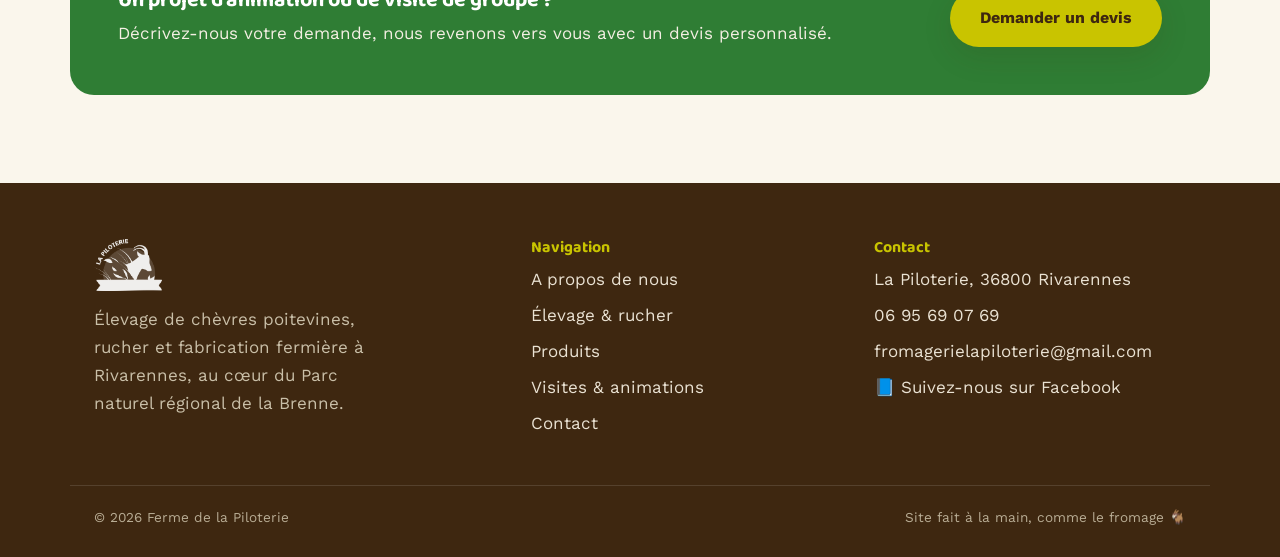
<file: visites-animations.html>
<!doctype html>
<html lang="fr">
<head>
<meta charset="UTF-8">
<meta name="viewport" content="width=device-width, initial-scale=1">
<title>Visites & animations — Ferme de la Piloterie</title>
<meta name="description" content="Visites de la ferme, animations pédagogiques et découverte de l'élevage caprin à la ferme de la Piloterie, Rivarennes.">
<link rel="icon" href="images/logo.png">
<link rel="stylesheet" href="css/style.css">
<link rel="canonical" href="https://lapiloterie-design.github.io/ferme-piloterie/visites-animations.html">
<meta property="og:type" content="website">
<meta property="og:site_name" content="Ferme de la Piloterie">
<meta property="og:locale" content="fr_FR">
<meta property="og:title" content="Visites & animations — Ferme de la Piloterie">
<meta property="og:description" content="Visites de la ferme, animations pédagogiques et découverte de l'élevage caprin à la ferme de la Piloterie, Rivarennes.">
<meta property="og:url" content="https://lapiloterie-design.github.io/ferme-piloterie/visites-animations.html">
<meta property="og:image" content="https://lapiloterie-design.github.io/ferme-piloterie/images/ptits-chefs-atelier.jpg">
<meta name="twitter:card" content="summary_large_image">
<script data-goatcounter="https://fermedelapiloterie.goatcounter.com/count" async src="//gc.zgo.at/count.js"></script>
</head>
<body>

<header class="entete">
  <div class="container">
    <a href="index.html" class="marque">
      <img src="images/logo.png" alt="Logo Ferme de la Piloterie">
      <span class="marque-texte">La Piloterie<span>petite ferme nature</span></span>
    </a>
    <button class="burger" aria-label="Ouvrir le menu" onclick="document.querySelector('.nav-principale').classList.toggle('ouvert')">
      <span></span><span></span><span></span>
    </button>
    <nav class="nav-principale">
      <ul>
        <li><a href="index.html">Accueil</a></li>
        <li><a href="a-propos.html">A propos de nous</a></li>
        <li><a href="elevage-rucher.html">Élevage &amp; rucher</a></li>
        <li><a href="produits.html">Produits</a></li>
        <li><a href="visites-animations.html" class="actif">Visites &amp; animations</a></li>
        <li><a href="contact.html" class="btn-devis-nav">Contact</a></li>
      </ul>
    </nav>
  </div>
</header>

<div class="container entete-page">
  <p class="fil-ariane"><a href="index.html">Accueil</a> / Visites &amp; animations</p>
  <div class="ruban-wrap gauche"><div class="ruban"><span class="eyebrow">Venir à la ferme</span>visites &amp; animations</div></div>
  <p class="max-720">Plus qu'une simple visite, nous vous proposons de venir à la rencontre des chèvres. Vous pourrez découvrir leur caractère sociable, curieux et communicant.</p>
  <p class="max-720">Afin de prolonger votre immersion dans notre ferme et de profiter de notre cadre paisible, nous vous proposons ensuite des séries d'activités adaptées aux juniors, adultes, seniors et personnes à besoin spécifique. Vous trouverez le détail ci-dessous. Les propositions sont adaptables, n'hésitez pas à nous contacter.</p>
  <p class="max-720" style="font-weight:600; color:var(--vert-feuille-deep);">♿ La ferme est accessible aux personnes à mobilité réduite.</p>
</div>

<section class="section section--tight" style="padding-top:24px;">
  <div class="container">
    <div class="grille grille-3">
      <div class="carte-photo">
        <img src="images/chevreau-herbe.jpg" alt="Chevreau à la ferme de la Piloterie">
        <div class="contenu">
          <span class="badge">Groupes &amp; familles</span>
          <h3>Visite de l'exploitation</h3>
          <p>Sur rendez-vous, venez rencontrer le troupeau et découvrir le quotidien de la ferme.</p>
        </div>
      </div>
      <div class="carte-photo">
        <img src="images/troupeau-pre-fleuri.jpg" alt="Troupeau de chèvres dans une prairie fleurie à la ferme de la Piloterie">
        <div class="contenu">
          <span class="badge badge-vert">Groupes</span>
          <h3>Animations de groupe</h3>
          <p>Pour les groupes constitués, centres de loisirs, associations : une animation adaptée au nombre et à l'âge des participants.</p>
        </div>
      </div>
      <div class="carte-photo">
        <img src="images/chevre-portrait.jpg" alt="Chèvre poitevine de la ferme de la Piloterie">
        <div class="contenu">
          <span class="badge badge-ligne">Écoles</span>
          <h3>Ferme pédagogique</h3>
          <p>Une découverte adaptée aux scolaires : élevage, alimentation animale, transformation du lait.</p>
        </div>
      </div>
    </div>
  </div>
</section>

<section class="section section--carte">
  <div class="container">
    <div class="ruban-wrap" style="justify-content:center;"><div class="ruban"><span class="eyebrow">Jeune public</span>accueil du jeune public à la ferme</div></div>
    <p class="centre max-720" style="margin:0 auto 32px;">Un accueil d'environ <strong>2h15</strong>, rythmé en plusieurs temps :</p>
    <div class="grille grille-4" style="margin-bottom:48px;">
      <div class="carte centre">
        <h3 style="font-size:1.05rem;">Accueil</h3>
        <p style="font-size:.92rem;">5 minutes</p>
      </div>
      <div class="carte centre">
        <h3 style="font-size:1.05rem;">Visite de la ferme</h3>
        <p style="font-size:.92rem;">50 minutes</p>
      </div>
      <div class="carte centre">
        <h3 style="font-size:1.05rem;">Atelier au choix</h3>
        <p style="font-size:.92rem;">45 minutes</p>
      </div>
      <div class="carte centre">
        <h3 style="font-size:1.05rem;">Dégustation / vente</h3>
        <p style="font-size:.92rem;">selon besoin, 20 minutes</p>
      </div>
    </div>

    <div class="ruban-wrap" style="justify-content:center;"><div class="ruban"><span class="eyebrow">3 ateliers au choix</span>les ateliers jeune public</div></div>
    <div class="grille grille-3">
      <div class="carte-photo">
        <img src="images/artistes-en-herbe-photo.jpg" alt="Portraits de chèvres peints par les enfants lors de l'atelier Artistes en herbe">
        <div class="contenu">
          <span class="badge badge-vert">5-7 ans</span>
          <h3>🎨 Artistes en herbe</h3>
          <p>Réalisation d'un portrait de chèvre à l'aide de peinture végétale et d'éléments naturels prélevés dans le milieu. Chaque enfant repart avec son œuvre.</p>
        </div>
      </div>
      <div class="carte-photo">
        <img src="images/ptits-chefs-atelier.jpg" alt="Fromage frais et fleurs cueillies lors de l'atelier Les p'tits chefs">
        <div class="contenu">
          <span class="badge badge-vert">8-12 ans</span>
          <h3>🧑‍🍳 Les p'tits chefs</h3>
          <p>À l'aide d'un plan, les enfants partent à la cueillette de la flore comestible du moment et composent leur recette de fromage frais.</p>
        </div>
      </div>
      <div class="carte-photo">
        <img src="images/stephane-cadre-miel.jpg" alt="Cadre de ruche présenté lors de l'atelier Au cœur de la ruche">
        <div class="contenu">
          <span class="badge badge-vert">8-12 ans</span>
          <h3>🐝 Au cœur de la ruche</h3>
          <p>Les enfants découvrent la vie d'une ruche : exposition, matériel de l'apiculteur, ruche pédagogique. Puis ils réalisent un nichoir à abeille sauvage.</p>
        </div>
      </div>
    </div>

    <div class="duo" style="margin-top:48px; align-items:center;">
      <video controls preload="none" poster="images/video-artistes-en-herbe-poster.jpg" style="width:100%; border-radius:var(--rayon); box-shadow:var(--ombre);">
        <source src="images/video-artistes-en-herbe.mp4" type="video/mp4">
        Votre navigateur ne prend pas en charge la lecture de cette vidéo.
      </video>
      <div>
        <h3>L'atelier Artistes en herbe en vidéo</h3>
        <p>Un aperçu de l'atelier peinture avec les enfants, entre pinceaux, couleurs végétales et portraits de chèvres.</p>
      </div>
    </div>

    <div class="cta-bandeau" style="margin-top:48px; background:var(--brun-bark);">
      <div>
        <h3>Tarif : 13 € / enfant</h3>
        <p style="margin:0; color:#F4EFE3;">Réservation par mail à fromagerielapiloterie@gmail.com ou par téléphone au 06 95 69 07 69.</p>
      </div>
      <a href="contact.html#devis" class="btn btn-jaune">Réserver / demander un devis</a>
    </div>
  </div>
</section>

<section class="section">
  <div class="container">
    <div class="ruban-wrap" style="justify-content:center;"><div class="ruban"><span class="eyebrow">Adultes, seniors, besoins spécifiques</span>animations dédiées</div></div>
    <div class="grille grille-4">
      <div class="carte-photo">
        <img src="images/toasts-apero.jpg" alt="Toasts festifs réalisés lors de l'atelier Les Gourmets">
        <div class="contenu">
          <h3 style="font-size:1.1rem;">🧀 Les Gourmets</h3>
          <p style="font-size:.92rem;">Après une explication sur la fabrication des fromages, vous associerez les saveurs du chèvre, du miel et des fleurs comestibles du moment, et laisserez libre cours à votre créativité dans la réalisation de toasts festifs.</p>
          <p style="font-size:.92rem; font-weight:700; color:var(--brun-bark); margin-bottom:0;">15 € / personne</p>
        </div>
      </div>
      <div class="carte-photo">
        <img src="images/pain-epices.jpg" alt="Pain d'épices réalisé lors de l'atelier">
        <div class="contenu">
          <h3 style="font-size:1.1rem;">🍞 Pain d'épices</h3>
          <p style="font-size:.92rem;">Découvrez la recette et réalisez votre pain d'épices avec le miel, les œufs et le lait de la ferme. Vous repartirez avec votre production.</p>
          <p style="font-size:.92rem; font-weight:700; color:var(--brun-bark); margin-bottom:0;">15 € / personne</p>
        </div>
      </div>
      <div class="carte-photo">
        <img src="images/bougies.jpg" alt="Bougies en cire d'abeille réalisées lors de l'atelier">
        <div class="contenu">
          <h3 style="font-size:1.1rem;">🕯️ Fabrication de bougies</h3>
          <p style="font-size:.92rem;">Lorsque nous récoltons le miel, les résidus de cire sont fondus et épurés, puis moulés en bougie naturelle. Venez découvrir cette technique simple et réaliser votre propre bougie. Vous repartirez avec votre création.</p>
          <p style="font-size:.92rem; font-weight:700; color:var(--brun-bark); margin-bottom:0;">15 € / personne</p>
        </div>
      </div>
      <div class="carte-photo">
        <img src="images/stephane-cadre-miel.jpg" alt="Cadre de ruche présenté lors de l'atelier Autour de la ruche">
        <div class="contenu">
          <h3 style="font-size:1.1rem;">🐝 Autour de la ruche</h3>
          <p style="font-size:.92rem;"><em>Description à venir.</em></p>
        </div>
      </div>
    </div>
  </div>
</section>

<section class="section section--carte">
  <div class="container centre max-720">
    <h2>Grands groupes (plus de 20 personnes)</h2>
    <p>Pour les groupes de plus de 20 personnes, nous recommandons particulièrement notre visite / animation autour de la ruche, bien adaptée à ce format.</p>
  </div>
</section>

<section class="section">
  <div class="container centre max-720">
    <h2>Le programme séniors arrive bientôt</h2>
    <p>Détail, durée et tarifs des animations pour adultes, seniors et personnes à besoin spécifique seront ajoutés ici très prochainement. En attendant, contactez-nous directement pour construire ensemble votre visite ou votre animation, et recevoir un devis.</p>
  </div>
</section>

<section class="section" id="devis">
  <div class="container cta-bandeau">
    <div>
      <h3>Un projet d'animation ou de visite de groupe ?</h3>
      <p style="margin:0; color:#F4EFE3;">Décrivez-nous votre demande, nous revenons vers vous avec un devis personnalisé.</p>
    </div>
    <a href="contact.html#devis" class="btn btn-jaune">Demander un devis</a>
  </div>
</section>

<footer class="pied">
  <div class="container grille">
    <div>
      <div class="marque-pied"><img src="images/logo.png" alt="Logo Ferme de la Piloterie"></div>
      <p style="max-width:280px; color:#C9BFA8;">Élevage de chèvres poitevines, rucher et fabrication fermière à Rivarennes, au cœur du Parc naturel régional de la Brenne.</p>
    </div>
    <div>
      <h4>Navigation</h4>
      <ul>
        <li><a href="a-propos.html">A propos de nous</a></li>
        <li><a href="elevage-rucher.html">Élevage &amp; rucher</a></li>
        <li><a href="produits.html">Produits</a></li>
        <li><a href="visites-animations.html">Visites &amp; animations</a></li>
        <li><a href="contact.html">Contact</a></li>
      </ul>
    </div>
    <div>
      <h4>Contact</h4>
      <ul>
        <li>La Piloterie, 36800 Rivarennes</li>
        <li>06 95 69 07 69</li>
        <li>fromagerielapiloterie@gmail.com</li>
        <li><a href="https://www.facebook.com/profile.php?id=100076401940067" target="_blank" rel="noopener">📘 Suivez-nous sur Facebook</a></li>
      </ul>
    </div>
  </div>
  <div class="container bas-de-page">
    <span>© 2026 Ferme de la Piloterie</span>
    <span>Site fait à la main, comme le fromage 🐐</span>
  </div>
</footer>

</body>
</html>
</file>
<file: css/style.css>
/* ==========================================================================
   Ferme de la Piloterie — feuille de style
   Palette extraite directement du logo :
   brun bark #5B3A14, vert feuille #4C9458 / #2F7D34,
   jaune moutarde #C9C400, noir chèvre #1F1B16, crème #FAF6EE
   ========================================================================== */

@import url('https://fonts.googleapis.com/css2?family=Baloo+2:wght@500;600;700;800&family=Caveat:wght@500;600;700&family=Work+Sans:ital,wght@0,400;0,500;0,600;1,400&display=swap');

:root{
  --brun-bark:#5B3A14;
  --brun-bark-deep:#3E2710;
  --brun-clair:#8C5F2C;
  --vert-feuille:#4C9458;
  --vert-feuille-deep:#2F7D34;
  --jaune-moutarde:#C9C400;
  --jaune-texte:#8A7E00;
  --noir-chevre:#231E17;
  --creme-fond:#FAF6EC;
  --creme-carte:#F1E8D6;
  --blanc:#FFFDF8;
  --ombre: 0 10px 30px rgba(59,38,12,0.12);
  --rayon: 18px;
}

*,*::before,*::after{box-sizing:border-box;}
html{scroll-behavior:smooth;}
body{
  margin:0;
  background:var(--creme-fond);
  color:var(--noir-chevre);
  font-family:'Work Sans', sans-serif;
  font-size:17px;
  line-height:1.65;
  -webkit-font-smoothing:antialiased;
}

img{max-width:100%; display:block;}
a{color:inherit;}
h1,h2,h3,h4{
  font-family:'Baloo 2', sans-serif;
  color:var(--brun-bark);
  margin:0 0 .5em;
  line-height:1.1;
}
h1{font-size:clamp(2.4rem,5vw,3.6rem); font-weight:800;}
h2{font-size:clamp(1.9rem,3.6vw,2.6rem); font-weight:700;}
h3{font-size:1.35rem; font-weight:700;}
p{margin:0 0 1em;}
.container{max-width:1140px; margin:0 auto; padding:0 24px;}
.section{padding:88px 0;}
.section--tight{padding:56px 0;}
.section--carte{background:var(--creme-carte);}
.section--brun{background:var(--brun-bark); color:#F4EFE3;}
.section--brun h2, .section--brun h3{color:var(--jaune-moutarde);}

/* ---------- Signature : le ruban de la ferme ---------- */
.ruban-wrap{display:flex; justify-content:center; margin:0 0 44px;}
.ruban-wrap.gauche{justify-content:flex-start;}
.ruban{
  position:relative;
  display:inline-block;
  background:var(--brun-bark);
  color:var(--jaune-moutarde);
  font-family:'Caveat', cursive;
  font-weight:700;
  font-size:clamp(1.5rem,2.6vw,2.1rem);
  padding:14px 46px;
  clip-path:polygon(0% 0%, 100% 0%, 92% 50%, 100% 100%, 0% 100%, 8% 50%);
  white-space:nowrap;
}
.ruban .eyebrow{
  display:block;
  font-family:'Work Sans',sans-serif;
  font-weight:600;
  font-size:.62rem;
  letter-spacing:.14em;
  text-transform:uppercase;
  color:#F4EFE3;
  opacity:.85;
}

/* ---------- Header / nav ---------- */
.entete{
  position:sticky; top:0; z-index:50;
  background:rgba(250,246,236,.92);
  backdrop-filter:blur(6px);
  border-bottom:1px solid rgba(91,58,20,.12);
}
.entete .container{
  display:flex; align-items:center; justify-content:space-between;
  padding-top:10px; padding-bottom:10px;
}
.marque{display:flex; align-items:center; gap:12px; text-decoration:none;}
.marque img{height:58px; width:auto;}
.marque-texte{font-family:'Baloo 2'; font-weight:800; color:var(--brun-bark); font-size:1.05rem; line-height:1.15;}
.marque-texte span{display:block; font-family:'Caveat'; font-weight:600; color:var(--vert-feuille-deep); font-size:1.15rem;}

nav.nav-principale ul{list-style:none; display:flex; gap:6px; margin:0; padding:0;}
nav.nav-principale a{
  display:inline-block;
  padding:10px 16px;
  border-radius:999px;
  font-weight:600;
  font-size:.94rem;
  text-decoration:none;
  color:var(--brun-bark-deep);
  transition:background .2s, color .2s;
}
nav.nav-principale a:hover{background:var(--creme-carte);}
nav.nav-principale a.actif{background:var(--vert-feuille); color:#fff;}
.btn-devis-nav{
  background:var(--jaune-moutarde) !important; color:var(--brun-bark-deep) !important;
}

.burger{display:none; background:none; border:0; cursor:pointer; padding:8px;}
.burger span{display:block; width:26px; height:3px; margin:5px 0; background:var(--brun-bark);}

/* ---------- Boutons ---------- */
.btn{
  display:inline-flex; align-items:center; gap:10px;
  padding:14px 28px;
  border-radius:999px;
  font-weight:700;
  font-family:'Work Sans';
  text-decoration:none;
  border:2px solid transparent;
  cursor:pointer;
  font-size:1rem;
  transition:transform .15s ease, box-shadow .15s ease, background .2s;
}
.btn:hover{transform:translateY(-2px);}
.btn-principal{background:var(--vert-feuille); color:#fff; box-shadow:var(--ombre);}
.btn-principal:hover{background:var(--vert-feuille-deep);}
.btn-secondaire{background:transparent; border-color:var(--brun-bark); color:var(--brun-bark);}
.btn-secondaire:hover{background:var(--brun-bark); color:#fff;}
.btn-jaune{background:var(--jaune-moutarde); color:var(--brun-bark-deep); box-shadow:var(--ombre);}

/* ---------- Hero (accueil) ---------- */
.hero{
  position:relative;
  min-height:86vh;
  display:flex; align-items:flex-end;
  background:linear-gradient(180deg, rgba(35,26,18,.05) 0%, rgba(35,26,18,.75) 100%), url('../images/troupeau-ciel.jpg') center 30%/cover no-repeat;
  color:#fff;
}
.hero-contenu{padding:64px 0 76px; max-width:720px;}
.hero .eyebrow-script{
  font-family:'Caveat'; font-size:1.9rem; color:var(--jaune-moutarde); display:block; margin-bottom:6px;
}
.hero h1{color:#fff;}
.hero p.lead{font-size:1.15rem; color:#F4EFE3; max-width:560px;}
.hero .actions{display:flex; gap:16px; flex-wrap:wrap; margin-top:28px;}

/* ---------- Cartes / grilles ---------- */
.grille{display:grid; gap:32px;}
.grille-2{grid-template-columns:repeat(2,1fr);}
.grille-3{grid-template-columns:repeat(3,1fr);}
.grille-4{grid-template-columns:repeat(4,1fr);}

.carte{
  background:var(--blanc);
  border-radius:var(--rayon);
  padding:32px;
  box-shadow:var(--ombre);
}
.carte-photo{
  background:var(--blanc);
  border-radius:var(--rayon);
  overflow:hidden;
  box-shadow:var(--ombre);
}
.carte-photo img{width:100%; height:230px; object-fit:cover;}
.carte-photo .contenu{padding:22px;}

.badge{
  display:inline-block; background:var(--jaune-moutarde); color:var(--brun-bark-deep);
  font-weight:700; font-size:.78rem; letter-spacing:.03em;
  padding:5px 14px; border-radius:999px; margin-bottom:10px;
}
.badge-vert{background:var(--vert-feuille); color:#fff;}
.badge-ligne{border:2px solid var(--brun-bark); background:transparent; color:var(--brun-bark);}

/* ---------- Feuille décorative (séparateurs organiques) ---------- */
.separateur{position:relative; height:56px; overflow:hidden;}
.separateur svg{position:absolute; width:100%; height:100%;}

/* ---------- Bloc image + texte ---------- */
.duo{display:grid; grid-template-columns:1fr 1fr; gap:56px; align-items:center;}
.duo img{border-radius:var(--rayon); box-shadow:var(--ombre);}
.duo.inverse{direction:rtl;}
.duo.inverse > *{direction:ltr;}

/* ---------- Chiffres clés ---------- */
.chiffres{display:grid; grid-template-columns:repeat(4,1fr); gap:24px; text-align:center;}
.chiffre .valeur{font-family:'Baloo 2'; font-weight:800; font-size:2.6rem; color:var(--jaune-moutarde);}
.chiffre .label{font-size:.92rem; color:#F4EFE3; opacity:.9;}

/* ---------- Liste avec puces feuille ---------- */
ul.liste-feuille{list-style:none; margin:0; padding:0;}
ul.liste-feuille li{position:relative; padding-left:30px; margin-bottom:12px;}
ul.liste-feuille li::before{
  content:"🌿"; position:absolute; left:0; top:1px; font-size:1rem;
}

/* ---------- Table horaires ---------- */
.horaires{width:100%; border-collapse:collapse;}
.horaires td{padding:12px 10px; border-bottom:1px dashed rgba(91,58,20,.25);}
.horaires td:first-child{font-weight:700; color:var(--brun-bark);}

/* ---------- Formulaire ---------- */
.formulaire{background:var(--blanc); border-radius:var(--rayon); padding:44px; box-shadow:var(--ombre);}
.champ{margin-bottom:22px;}
.champ label{display:block; font-weight:600; margin-bottom:8px; color:var(--brun-bark-deep);}
.champ input, .champ select, .champ textarea{
  width:100%; padding:13px 16px; border-radius:12px;
  border:1.5px solid rgba(91,58,20,.25); background:var(--creme-fond);
  font-family:inherit; font-size:1rem; color:var(--noir-chevre);
}
.champ input:focus, .champ select:focus, .champ textarea:focus{
  outline:none; border-color:var(--vert-feuille); background:#fff;
}
.champ-double{display:grid; grid-template-columns:1fr 1fr; gap:20px;}
.champ-check{display:flex; align-items:flex-start; gap:10px;}
.champ-check input{width:auto; margin-top:5px;}
fieldset{border:0; padding:0; margin:0 0 22px;}
fieldset legend{font-weight:600; margin-bottom:10px; color:var(--brun-bark-deep); padding:0;}
.options-animations{display:grid; grid-template-columns:1fr 1fr; gap:10px;}
.options-animations label{
  display:flex; align-items:center; gap:10px; font-weight:500;
  background:var(--creme-fond); border:1.5px solid rgba(91,58,20,.2);
  border-radius:12px; padding:12px 14px; cursor:pointer; font-size:.95rem;
}
.options-animations input{width:auto;}
.note-envoi{font-size:.88rem; color:var(--brun-clair); margin-top:14px;}

/* ---------- Footer ---------- */
footer.pied{background:var(--brun-bark-deep); color:#EAE2D3; padding:56px 0 28px;}
footer.pied a{text-decoration:none;}
footer.pied .grille{grid-template-columns:1.3fr 1fr 1fr;}
footer.pied h4{color:var(--jaune-moutarde); font-size:1rem;}
footer.pied ul{list-style:none; padding:0; margin:0;}
footer.pied li{margin-bottom:8px;}
footer.pied .marque-pied{display:flex; align-items:center; gap:12px; margin-bottom:14px;}
footer.pied .marque-pied img{height:52px; filter:brightness(0) invert(1); opacity:.92;}
.bas-de-page{
  border-top:1px solid rgba(255,255,255,.12); margin-top:40px; padding-top:20px;
  display:flex; justify-content:space-between; flex-wrap:wrap; gap:10px;
  font-size:.85rem; color:#B8AC94;
}

/* ---------- Bandeau CTA visites ---------- */
.cta-bandeau{
  background:var(--vert-feuille-deep); color:#fff; border-radius:24px;
  padding:48px; display:flex; align-items:center; justify-content:space-between; gap:32px; flex-wrap:wrap;
}
.cta-bandeau h3{color:#fff; margin-bottom:6px;}

/* ---------- Page titre (sous-pages) ---------- */
.entete-page{padding:64px 0 30px;}
.fil-ariane{font-size:.85rem; color:var(--brun-clair); margin-bottom:14px;}
.fil-ariane a{text-decoration:none; color:var(--vert-feuille-deep); font-weight:600;}

/* ---------- Utilitaires ---------- */
.centre{text-align:center;}
.max-720{max-width:720px; margin:0 auto;}
.mt-0{margin-top:0;}
.mb-0{margin-bottom:0;}

/* ---------- Responsive ---------- */
@media (max-width:900px){
  nav.nav-principale{
    position:fixed; inset:64px 0 0 0; background:var(--creme-fond);
    transform:translateY(-120%); transition:transform .25s ease;
    padding:24px; overflow-y:auto; z-index:40;
  }
  nav.nav-principale.ouvert{transform:translateY(0);}
  nav.nav-principale ul{flex-direction:column;}
  nav.nav-principale a{display:block; text-align:center; padding:16px; font-size:1.1rem;}
  .burger{display:block;}
  .grille-2,.grille-3,.grille-4{grid-template-columns:1fr;}
  .chiffres{grid-template-columns:repeat(2,1fr);}
  .duo{grid-template-columns:1fr;}
  .duo.inverse{direction:ltr;}
  .champ-double, .options-animations{grid-template-columns:1fr;}
  footer.pied .grille{grid-template-columns:1fr; gap:32px;}
  .cta-bandeau{flex-direction:column; text-align:center;}
  .section{padding:56px 0;}
}
</file>
